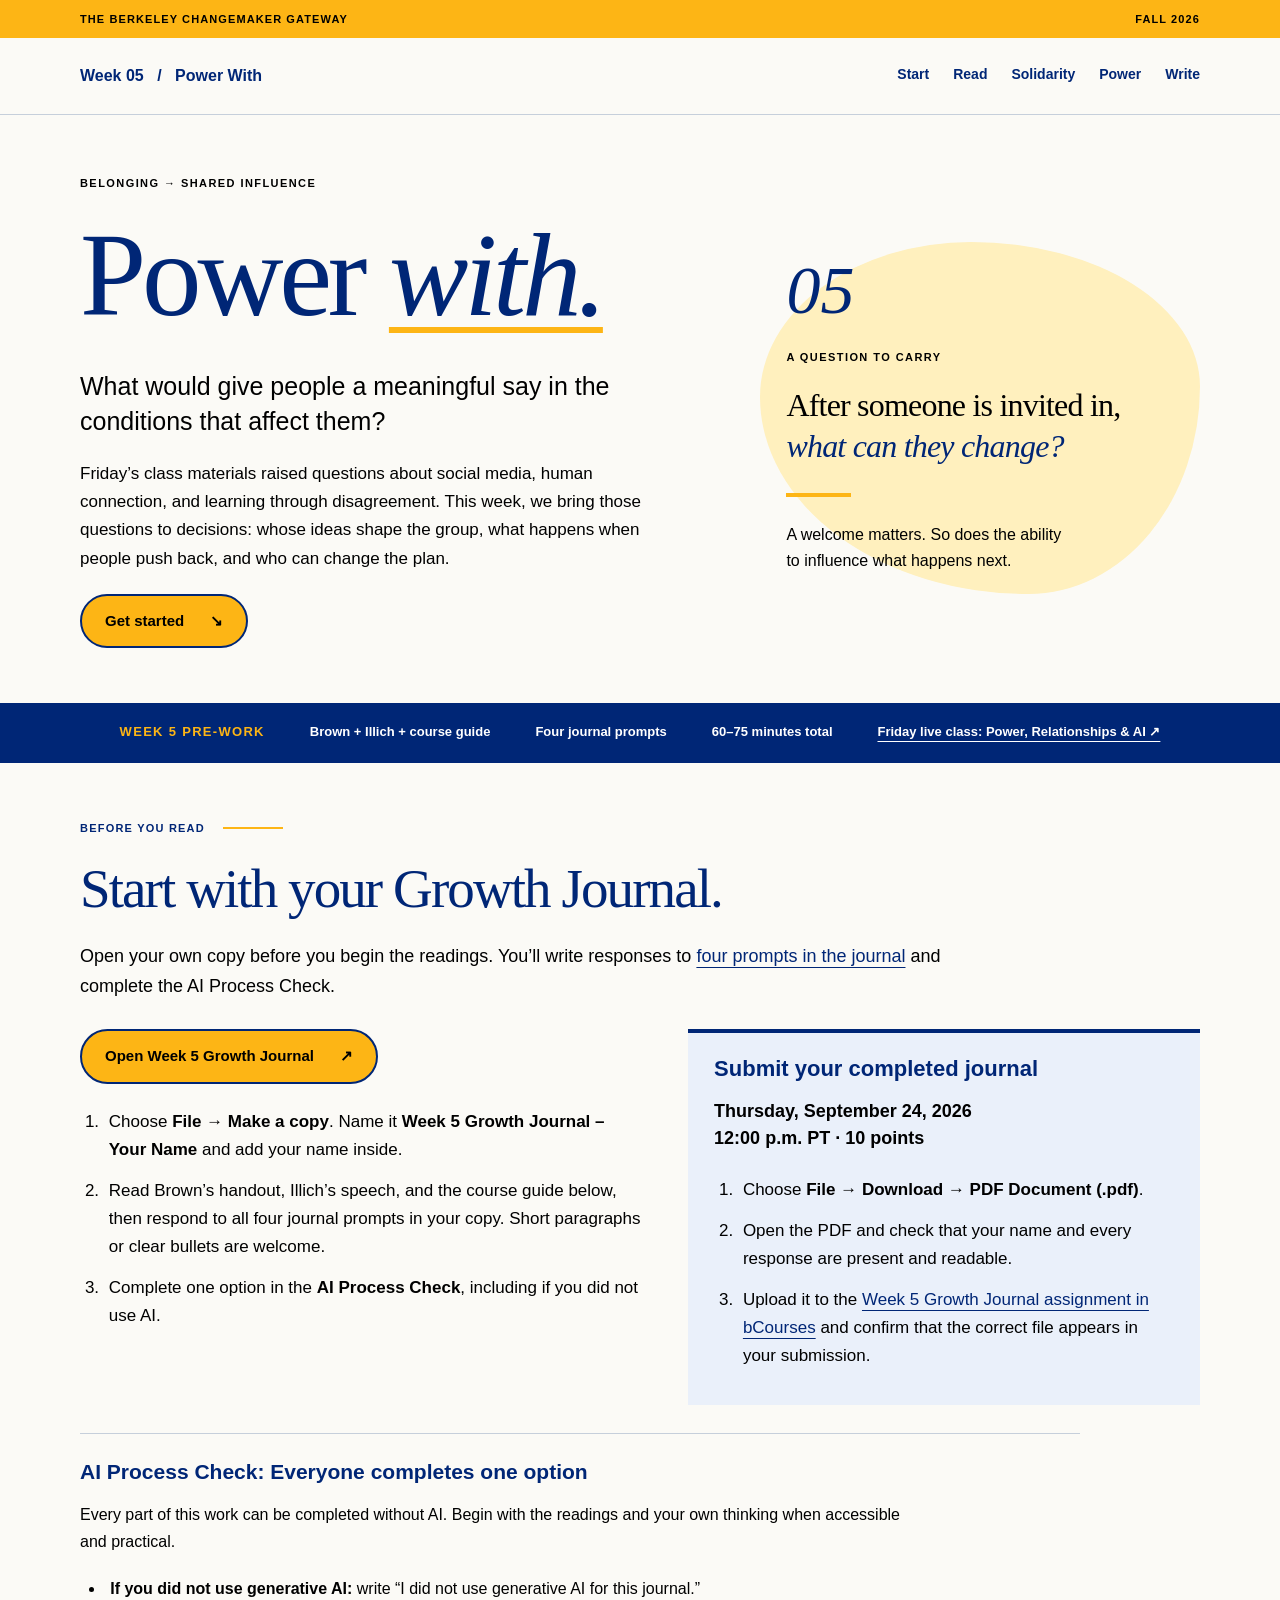
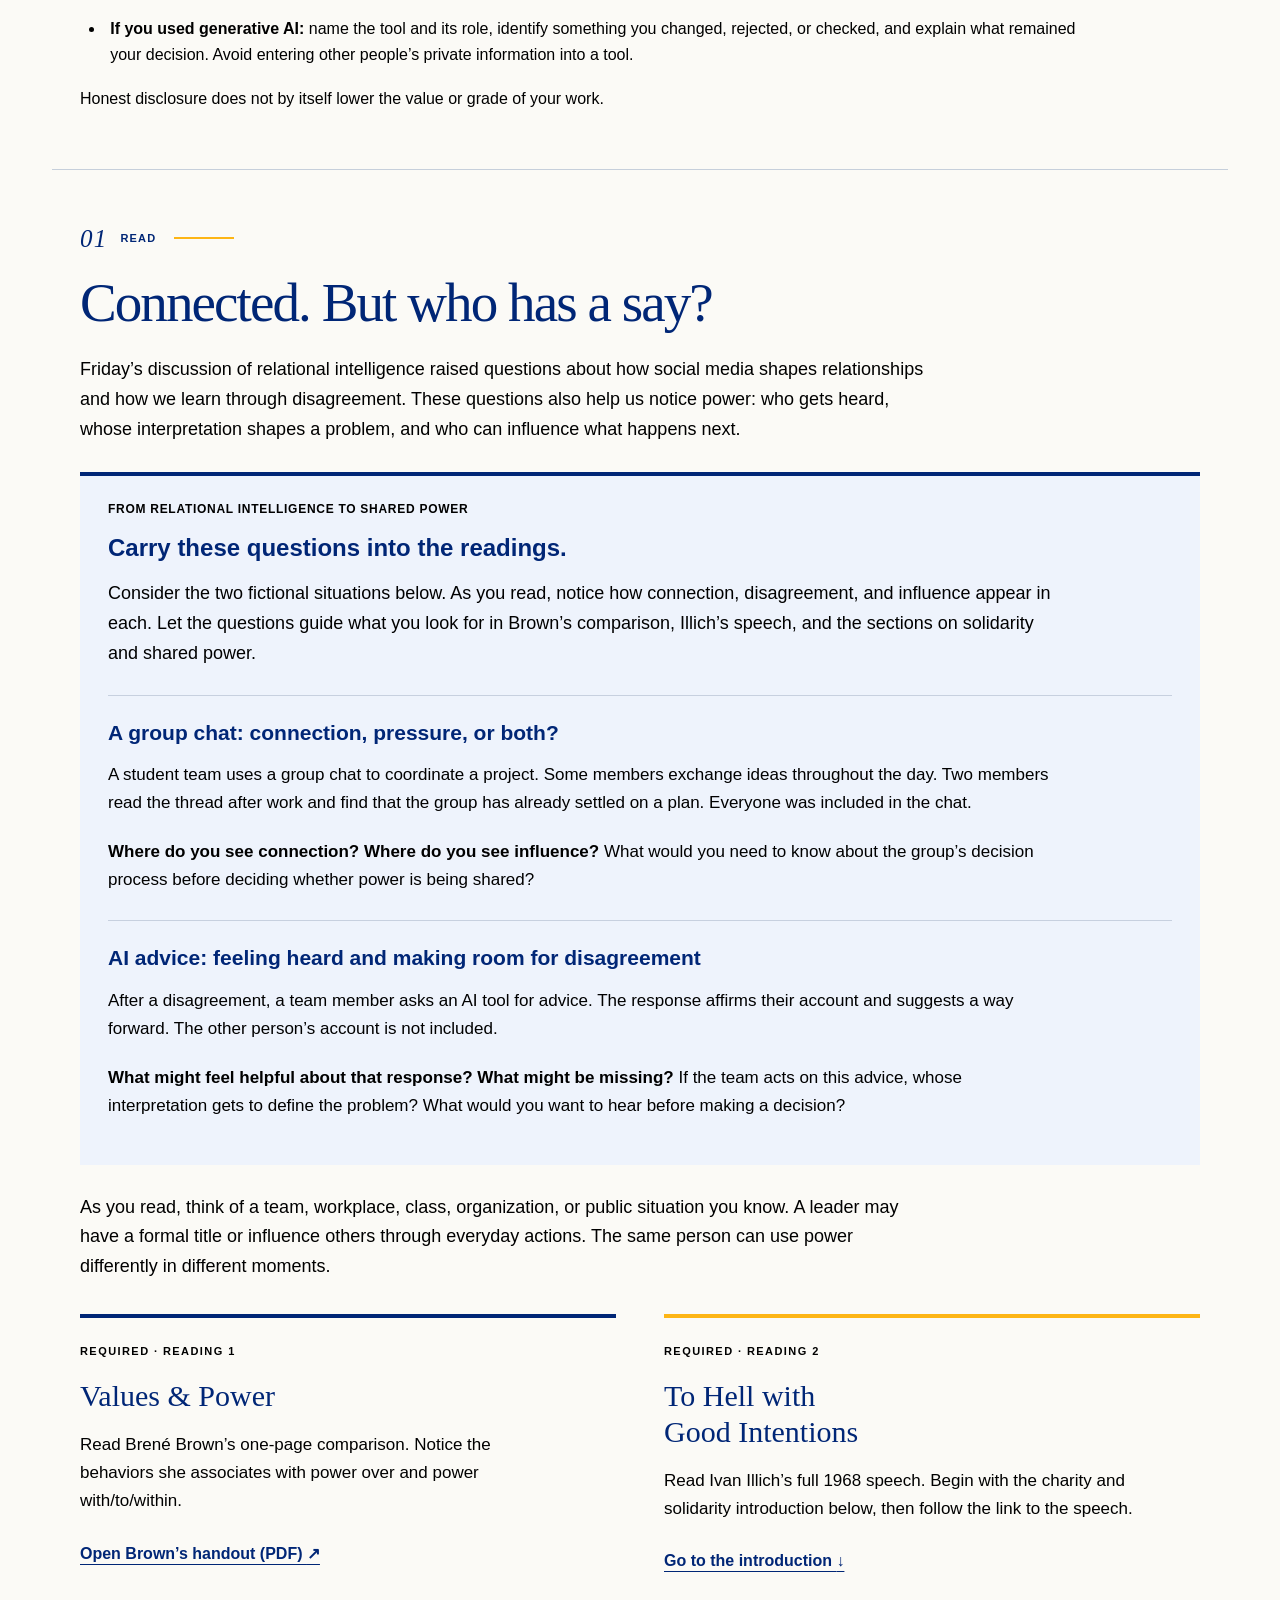
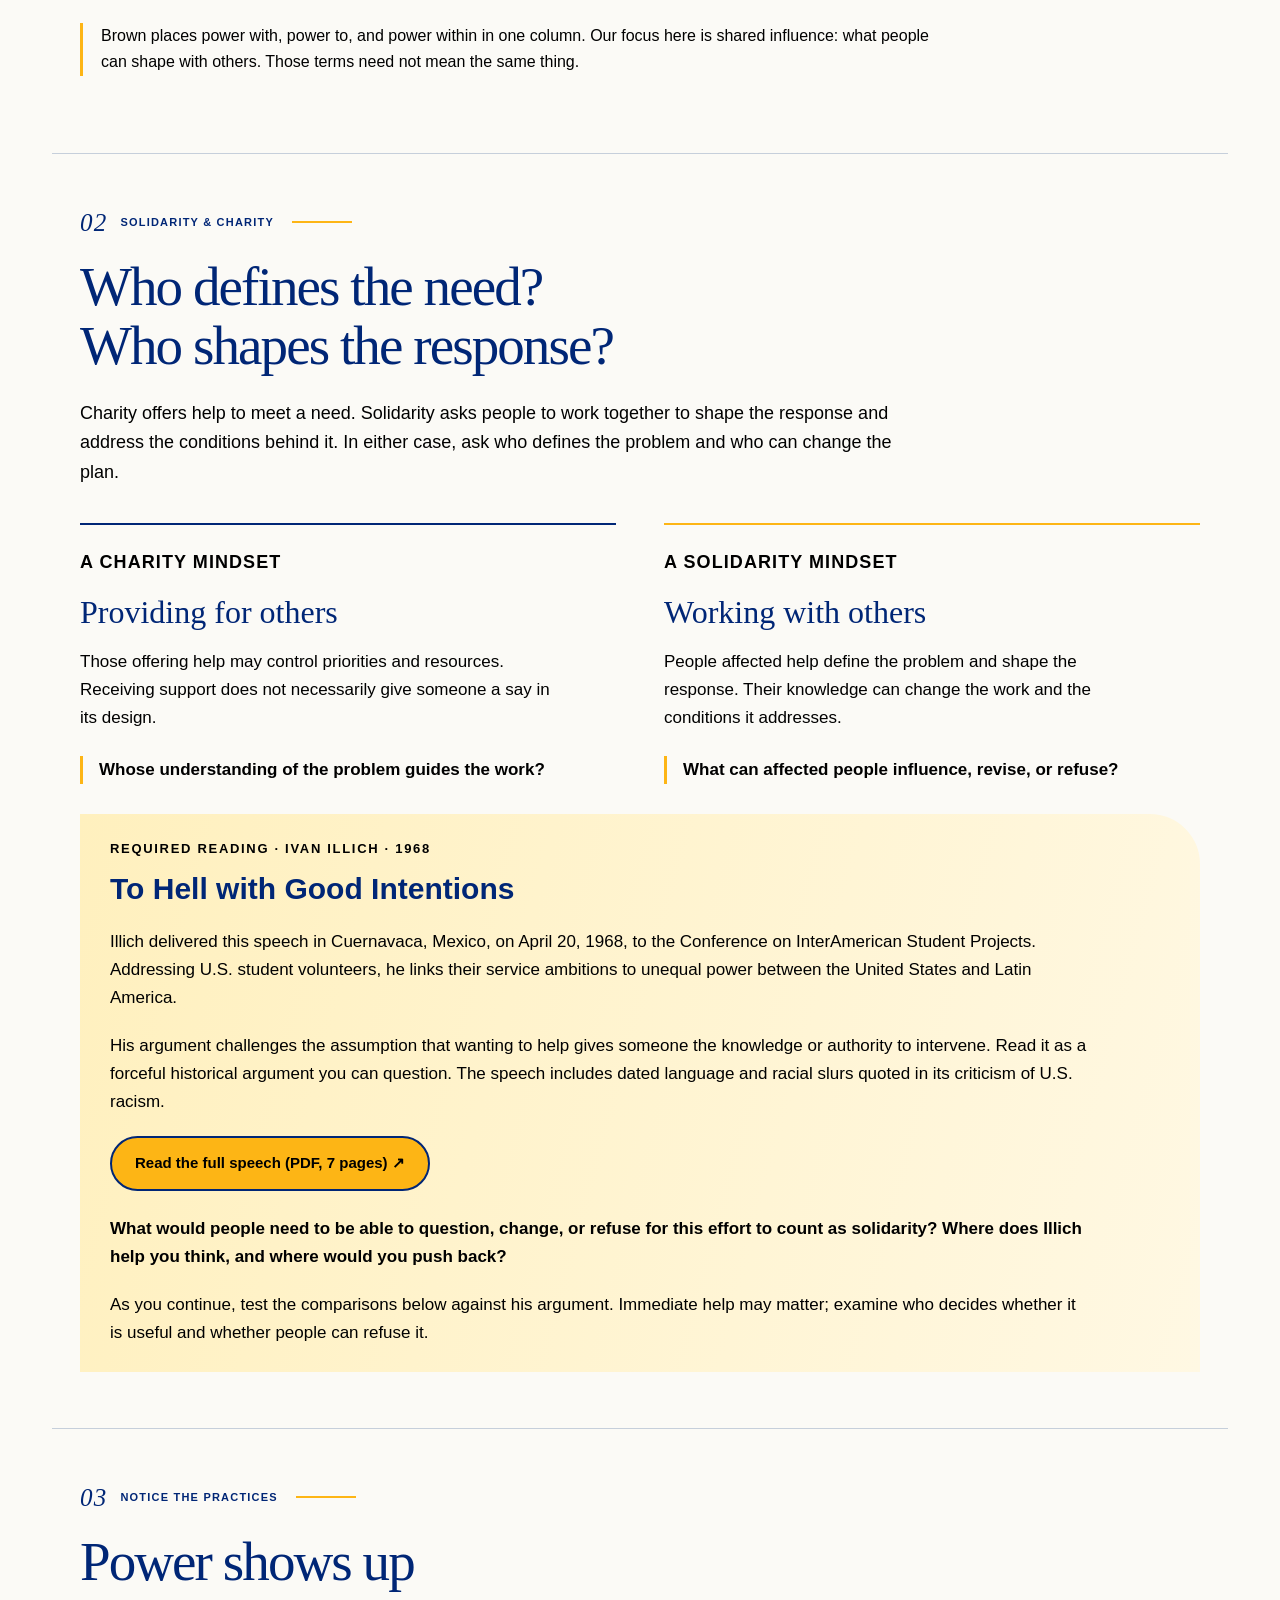
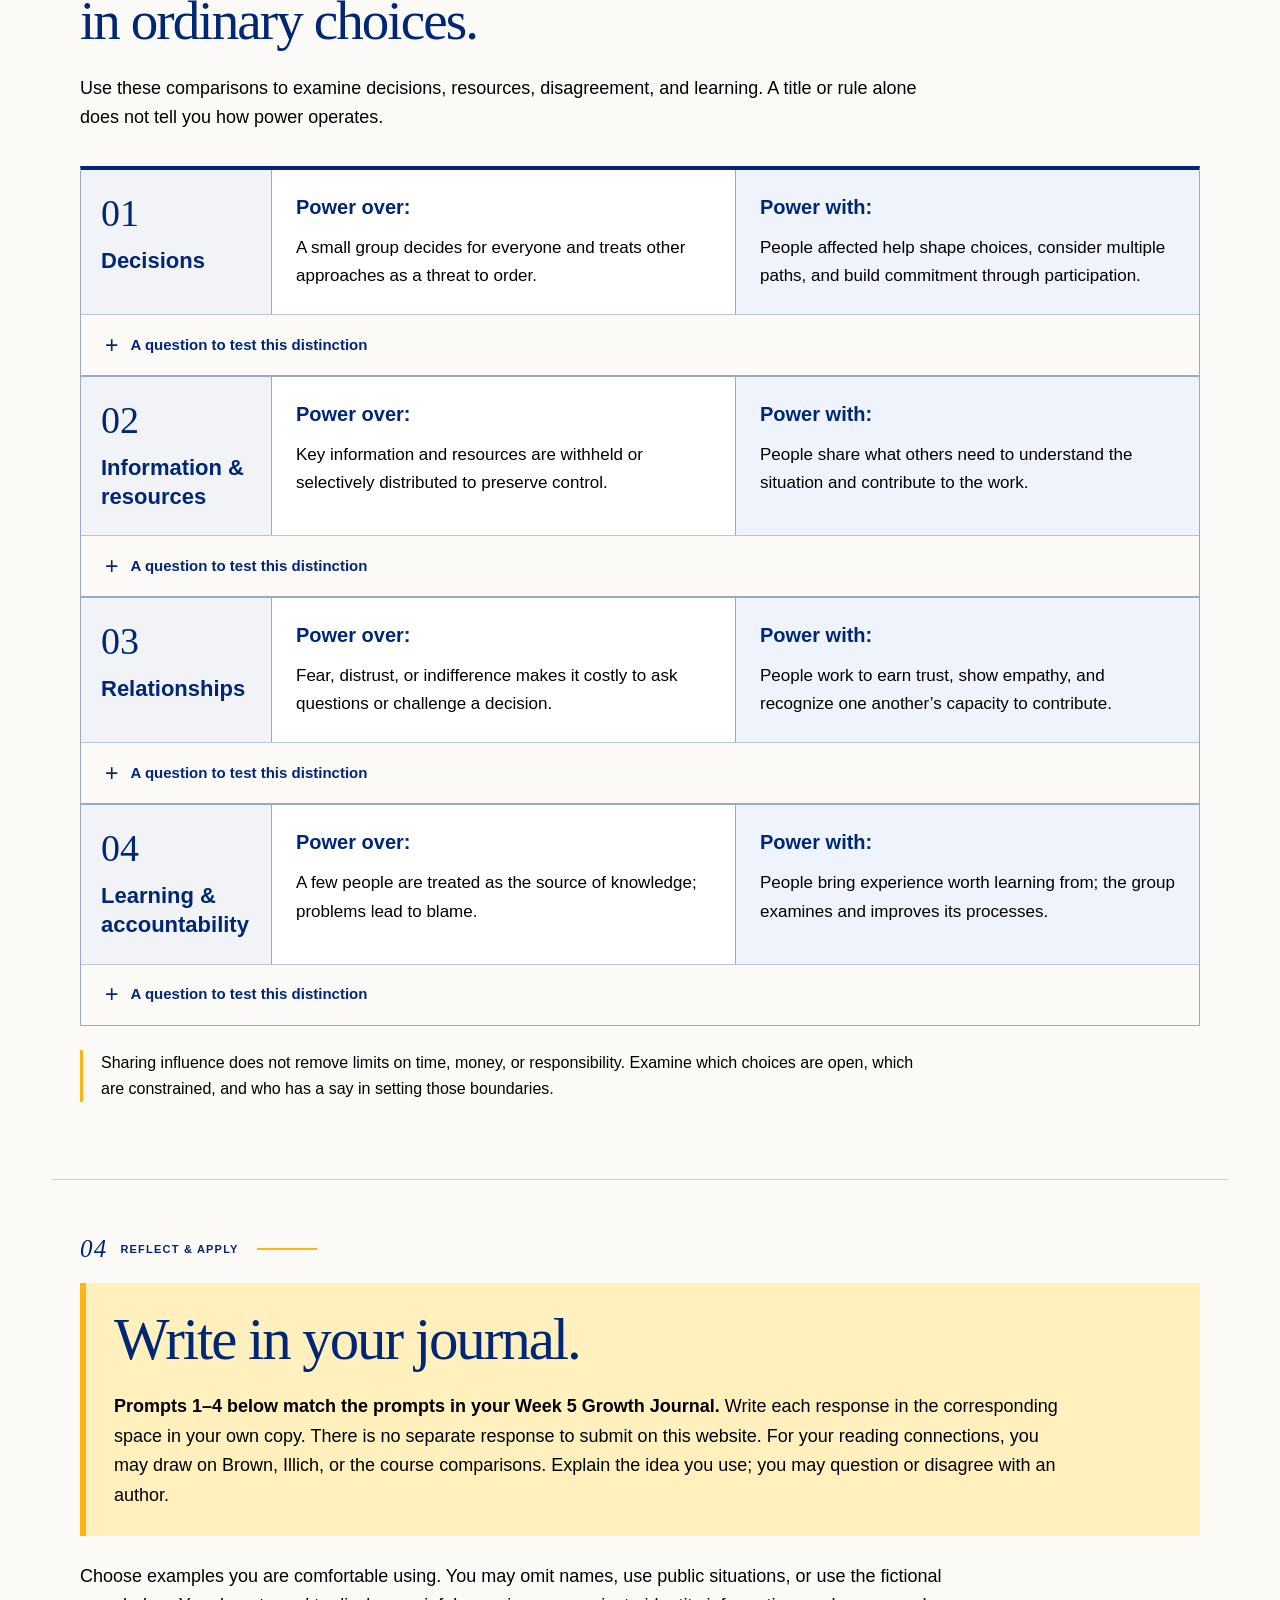
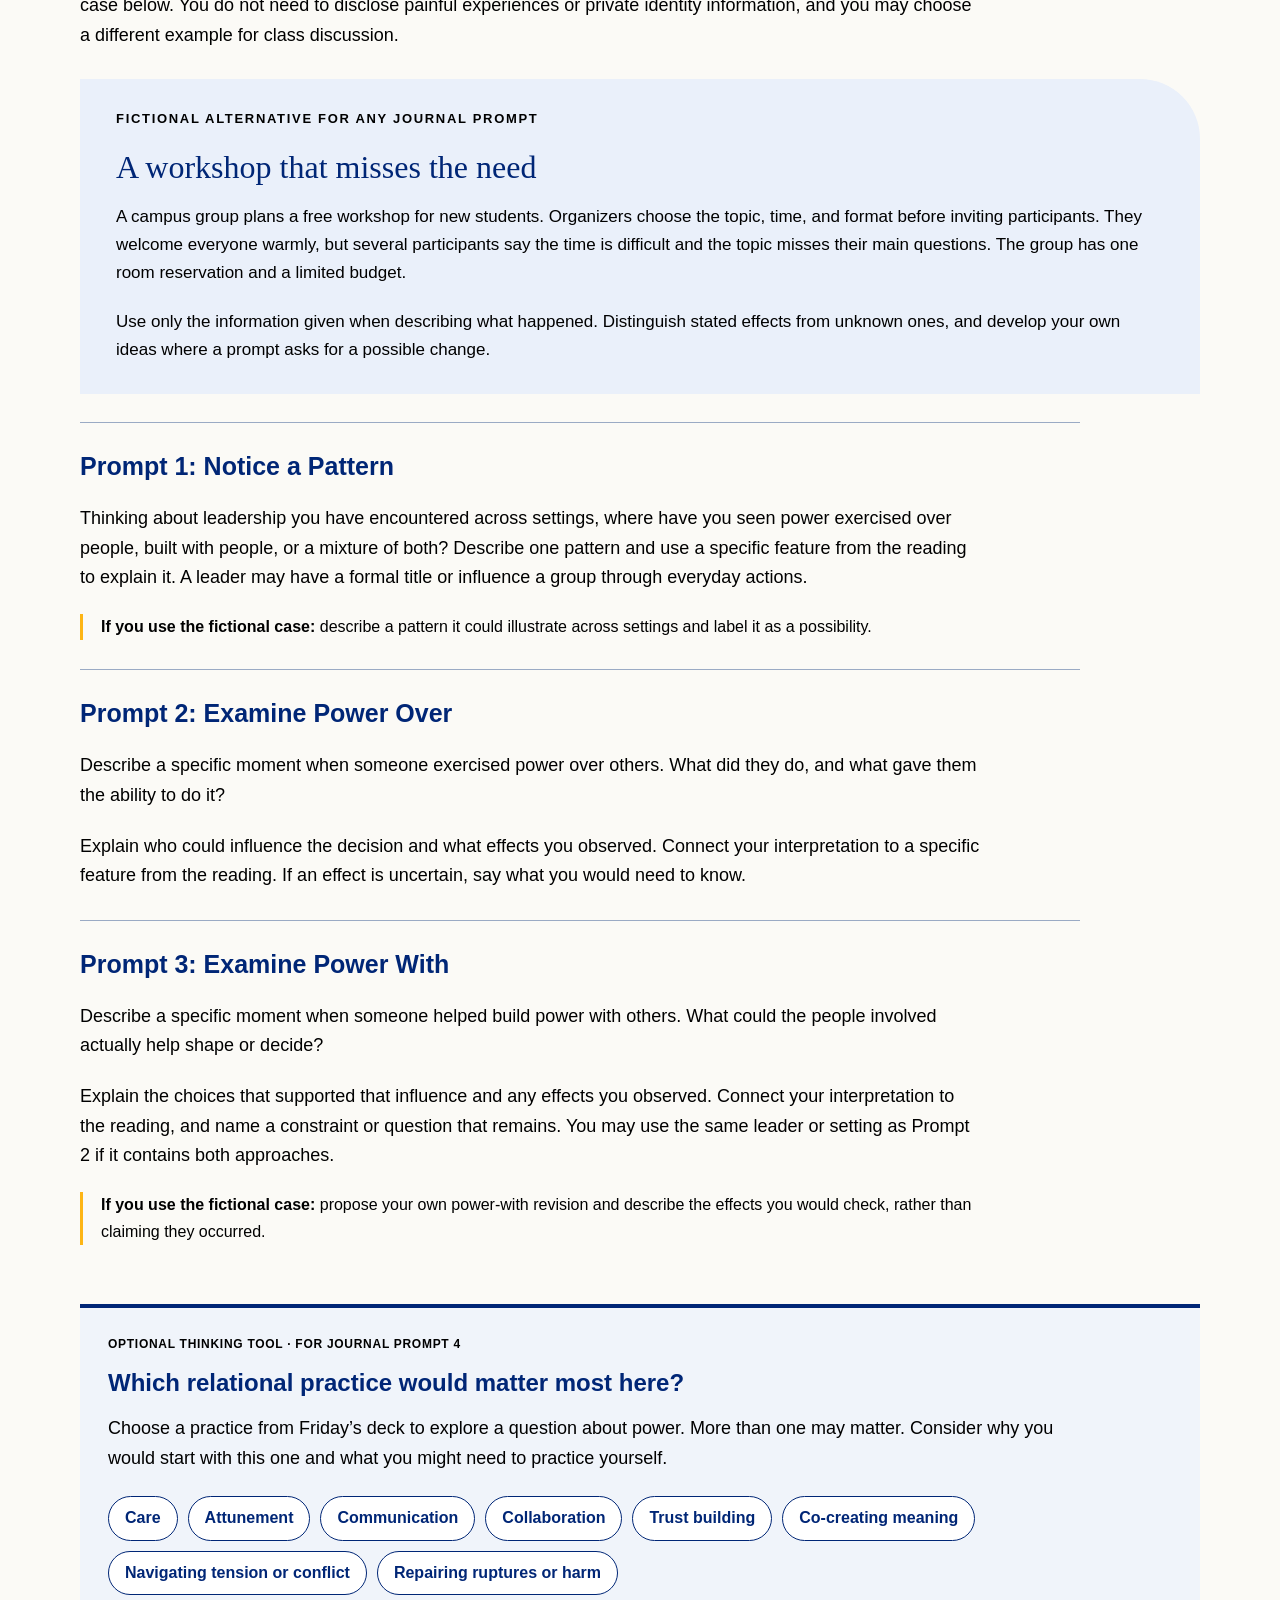
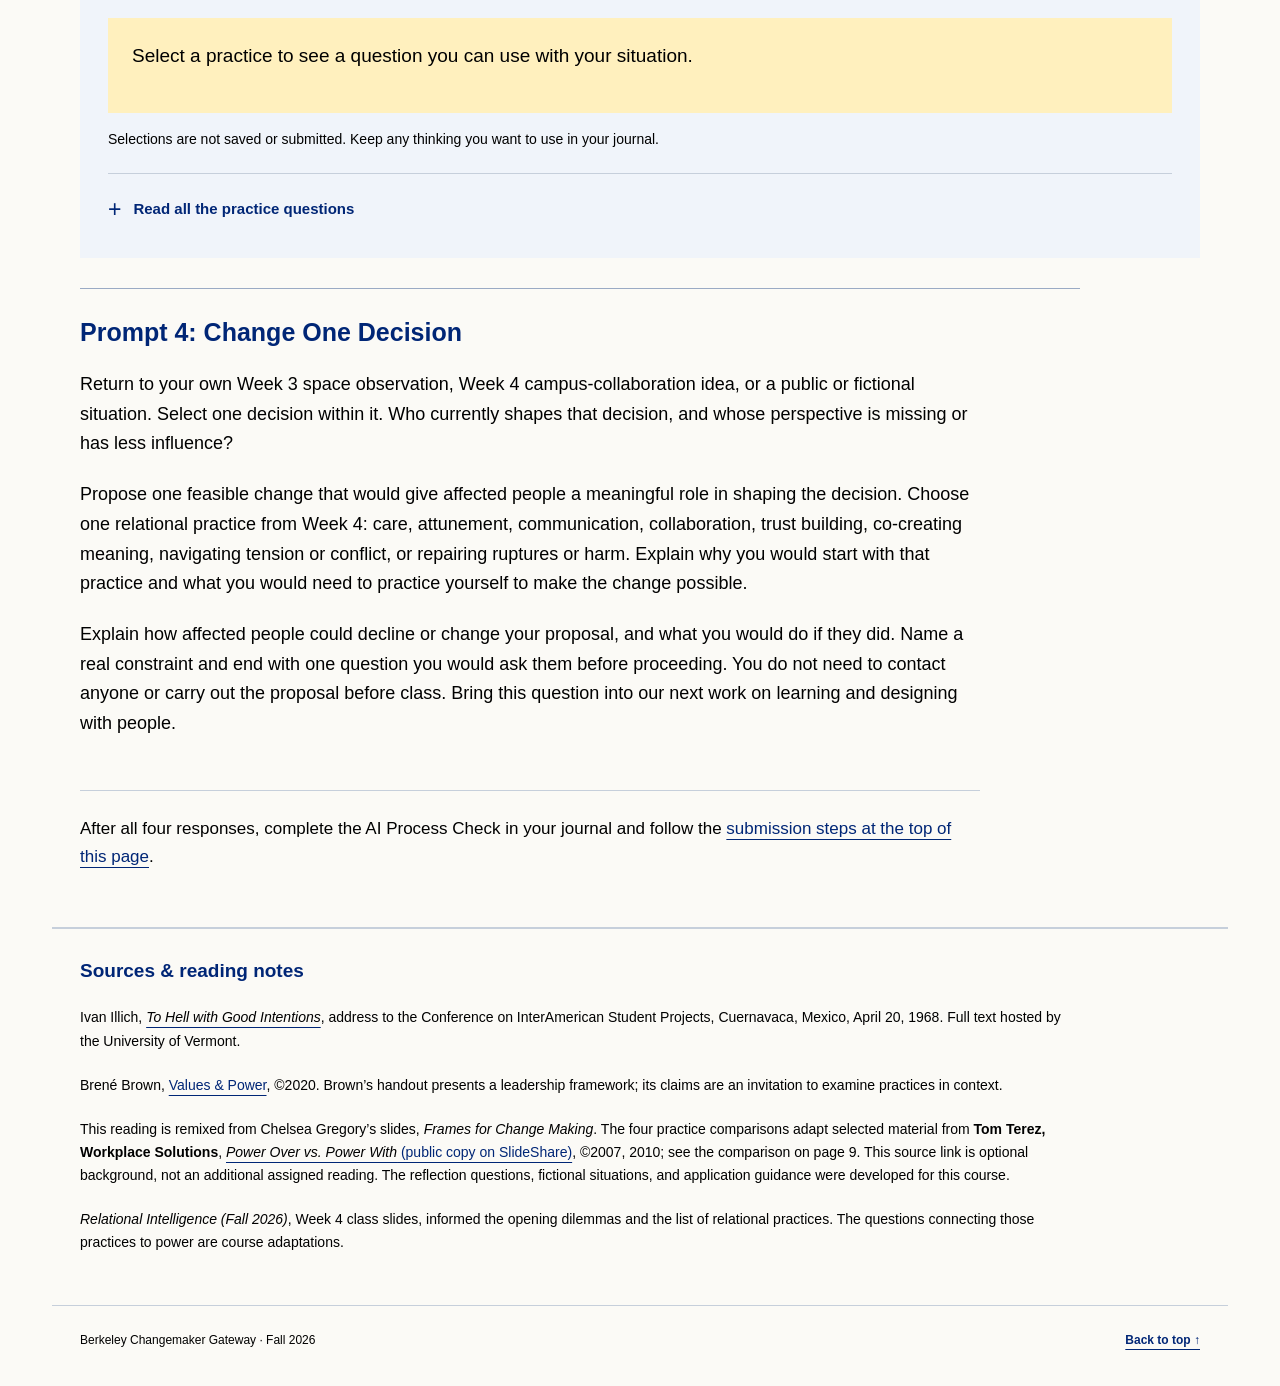
<file: index.html>
<!doctype html>
<html lang="en">
<head>
  <meta charset="utf-8"><meta name="viewport" content="width=device-width,initial-scale=1">
  <title>Power With | Berkeley Changemaker Gateway</title>
  <meta name="description" content="Week 5: examine how power shapes participation, decisions, and the possibilities for change.">
  <link rel="stylesheet" href="style.css?v=8">
</head>
<body>
<a class="skip" href="#main">Skip to reading</a>
<div class="wordmark">THE BERKELEY CHANGEMAKER GATEWAY <span>FALL 2026</span></div>
<header class="masthead"><a class="brand" href="#">Week 05 <span>/</span> Power With</a><nav aria-label="Reading sections"><a href="#begin">Start</a><a href="#read">Read</a><a href="#solidarity">Solidarity</a><a href="#power">Power</a><a href="#journal">Write</a></nav><div class="reading-progress" aria-hidden="true"><span></span></div></header>
<main id="main">
<section class="hero" aria-labelledby="title">
  <div class="hero-copy"><p class="eyebrow">BELONGING → SHARED INFLUENCE</p><h1 id="title">Power <em>with.</em></h1><p class="lead">What would give people a meaningful say in the conditions that affect them?</p><p>Friday’s class materials raised questions about social media, human connection, and learning through disagreement. This week, we bring those questions to decisions: whose ideas shape the group, what happens when people push back, and who can change the plan.</p><a class="button gold" href="#begin">Get started <span aria-hidden="true">↘</span></a></div>
  <aside class="hero-note" aria-label="A question to carry"><span class="note-number" aria-hidden="true">05</span><p class="eyebrow">A QUESTION TO CARRY</p><p class="note-question">After someone is invited in,<br><em>what can they change?</em></p><div class="small-rule" aria-hidden="true"></div><p>A welcome matters. So does the ability to influence what happens next.</p></aside>
</section>
<div class="reading-meta"><span>WEEK 5 PRE-WORK</span><span>Brown + Illich + course guide</span><span>Four journal prompts</span><span>60–75 minutes total</span><a href="live.html" style="color:#fff;min-height:24px">Friday live class: Power, Relationships &amp; AI ↗</a></div>

<section class="section setup" id="begin" aria-labelledby="begin-title">
<div class="section-label">BEFORE YOU READ</div><h2 id="begin-title">Start with your Growth Journal.</h2>
<p>Open your own copy before you begin the readings. You’ll write responses to <a href="#journal">four prompts in the journal</a> and complete the AI Process Check.</p>
<div class="setup-grid"><div><a class="button gold" href="https://docs.google.com/document/d/1KbqsaLCafXBPcDmr44dL1ziEDpit5qJagROuL7NpL8A/edit?tab=t.0" target="_blank" rel="noopener">Open Week 5 Growth Journal <span aria-hidden="true">↗</span></a>
<ol><li>Choose <strong>File → Make a copy</strong>. Name it <strong>Week 5 Growth Journal – Your Name</strong> and add your name inside.</li><li>Read Brown’s handout, Illich’s speech, and the course guide below, then respond to all four journal prompts in your copy. Short paragraphs or clear bullets are welcome.</li><li>Complete one option in the <strong>AI Process Check</strong>, including if you did not use AI.</li></ol></div>
<div class="submission-note"><h3>Submit your completed journal</h3><p class="due"><strong>Thursday, September 24, 2026<br>12:00 p.m. PT · 10 points</strong></p><ol><li>Choose <strong>File → Download → PDF Document (.pdf)</strong>.</li><li>Open the PDF and check that your name and every response are present and readable.</li><li>Upload it to the <a href="https://bcourses.berkeley.edu/courses/1555498/assignments/9151650" target="_blank" rel="noopener">Week 5 Growth Journal assignment in bCourses</a> and confirm that the correct file appears in your submission.</li></ol></div></div>
<div class="ai-guidance"><h3>AI Process Check: Everyone completes one option</h3><p>Every part of this work can be completed without AI. Begin with the readings and your own thinking when accessible and practical.</p><ul><li><strong>If you did not use generative AI:</strong> write “I did not use generative AI for this journal.”</li><li><strong>If you used generative AI:</strong> name the tool and its role, identify something you changed, rejected, or checked, and explain what remained your decision. Avoid entering other people’s private information into a tool.</li></ul><p>Honest disclosure does not by itself lower the value or grade of your work.</p></div>
</section>

<section class="section intro" id="read" aria-labelledby="read-title"><div class="section-label"><span>01</span> READ</div><div><h2 id="read-title">Connected. But who has a say?</h2><p>Friday’s discussion of relational intelligence raised questions about how social media shapes relationships and how we learn through disagreement. These questions also help us notice power: who gets heard, whose interpretation shapes a problem, and who can influence what happens next.</p>
<div class="discussion-pause"><p class="activity-label">FROM RELATIONAL INTELLIGENCE TO SHARED POWER</p><h3>Carry these questions into the readings.</h3><p>Consider the two fictional situations below. As you read, notice how connection, disagreement, and influence appear in each. Let the questions guide what you look for in Brown’s comparison, Illich’s speech, and the sections on solidarity and shared power.</p>
<article class="dilemma"><h4>A group chat: connection, pressure, or both?</h4><p>A student team uses a group chat to coordinate a project. Some members exchange ideas throughout the day. Two members read the thread after work and find that the group has already settled on a plan. Everyone was included in the chat.</p><p><strong>Where do you see connection? Where do you see influence?</strong> What would you need to know about the group’s decision process before deciding whether power is being shared?</p></article>
<article class="dilemma"><h4>AI advice: feeling heard and making room for disagreement</h4><p>After a disagreement, a team member asks an AI tool for advice. The response affirms their account and suggests a way forward. The other person’s account is not included.</p><p><strong>What might feel helpful about that response? What might be missing?</strong> If the team acts on this advice, whose interpretation gets to define the problem? What would you want to hear before making a decision?</p></article></div>
<p>As you read, think of a team, workplace, class, organization, or public situation you know. A leader may have a formal title or influence others through everyday actions. The same person can use power differently in different moments.</p><div class="reading-pair"><article class="reading-card"><p class="eyebrow">REQUIRED · READING 1</p><h3>Values &amp; Power</h3><p>Read Brené Brown’s one-page comparison. Notice the behaviors she associates with power over and power with/to/within.</p><a href="https://brenebrown.com/wp-content/uploads/2020/10/Values-and-Power_WebsiteDownload.pdf" target="_blank" rel="noopener">Open Brown’s handout (PDF) <span aria-hidden="true">↗</span></a></article><article class="reading-card warm"><p class="eyebrow">REQUIRED · READING 2</p><h3>To Hell with<br>Good Intentions</h3><p>Read Ivan Illich’s full 1968 speech. Begin with the charity and solidarity introduction below, then follow the link to the speech.</p><a href="#illich">Go to the introduction <span aria-hidden="true">↓</span></a></article></div><p class="reading-note">Brown places power with, power to, and power within in one column. Our focus here is shared influence: what people can shape with others. Those terms need not mean the same thing.</p></div></section>

<section class="section" id="solidarity" aria-labelledby="solidarity-title"><div class="section-label"><span>02</span> SOLIDARITY &amp; CHARITY</div><div><h2 id="solidarity-title">Who defines the need?<br>Who shapes the response?</h2><p>Charity offers help to meet a need. Solidarity asks people to work together to shape the response and address the conditions behind it. In either case, ask who defines the problem and who can change the plan.</p><div class="comparison"><article><p class="eyebrow">A CHARITY MINDSET</p><h3>Providing for others</h3><p>Those offering help may control priorities and resources. Receiving support does not necessarily give someone a say in its design.</p><p class="question">Whose understanding of the problem guides the work?</p></article><article><p class="eyebrow">A SOLIDARITY MINDSET</p><h3>Working with others</h3><p>People affected help define the problem and shape the response. Their knowledge can change the work and the conditions it addresses.</p><p class="question">What can affected people influence, revise, or refuse?</p></article></div><article class="consider" id="illich" aria-labelledby="illich-title"><p class="eyebrow">REQUIRED READING · IVAN ILLICH · 1968</p><h3 id="illich-title">To Hell with Good Intentions</h3><p>Illich delivered this speech in Cuernavaca, Mexico, on April 20, 1968, to the Conference on InterAmerican Student Projects. Addressing U.S. student volunteers, he links their service ambitions to unequal power between the United States and Latin America.</p><p>His argument challenges the assumption that wanting to help gives someone the knowledge or authority to intervene. Read it as a forceful historical argument you can question. The speech includes dated language and racial slurs quoted in its criticism of U.S. racism.</p><a class="button gold" href="https://www.uvm.edu/~jashman/CDAE195_ESCI375/To%20Hell%20with%20Good%20Intentions.pdf" target="_blank" rel="noopener">Read the full speech (PDF, 7 pages) ↗</a><p class="question"><strong>What would people need to be able to question, change, or refuse for this effort to count as solidarity? Where does Illich help you think, and where would you push back?</strong></p><p>As you continue, test the comparisons below against his argument. Immediate help may matter; examine who decides whether it is useful and whether people can refuse it.</p></article></div></section>

<section class="section" id="power" aria-labelledby="power-title"><div class="section-label"><span>03</span> NOTICE THE PRACTICES</div><div><h2 id="power-title">Power shows up<br>in ordinary choices.</h2><p>Use these comparisons to examine decisions, resources, disagreement, and learning. A title or rule alone does not tell you how power operates.</p><div class="lenses">
<article class="lens"><h3><span aria-hidden="true">01</span>Decisions</h3><p><strong>Power over:</strong> A small group decides for everyone and treats other approaches as a threat to order.</p><p><strong>Power with:</strong> People affected help shape choices, consider multiple paths, and build commitment through participation.</p><details><summary>A question to test this distinction</summary><p>Can people change a priority before it is settled, or only comment after the decision is final?</p></details></article>
<article class="lens"><h3><span aria-hidden="true">02</span>Information &amp; resources</h3><p><strong>Power over:</strong> Key information and resources are withheld or selectively distributed to preserve control.</p><p><strong>Power with:</strong> People share what others need to understand the situation and contribute to the work.</p><details><summary>A question to test this distinction</summary><p>Who can see the budget, understand the constraints, and help decide what gets priority?</p></details></article>
<article class="lens"><h3><span aria-hidden="true">03</span>Relationships</h3><p><strong>Power over:</strong> Fear, distrust, or indifference makes it costly to ask questions or challenge a decision.</p><p><strong>Power with:</strong> People work to earn trust, show empathy, and recognize one another’s capacity to contribute.</p><details><summary>A question to test this distinction</summary><p>What happens when someone disagrees with the person who has more authority?</p></details></article>
<article class="lens"><h3><span aria-hidden="true">04</span>Learning &amp; accountability</h3><p><strong>Power over:</strong> A few people are treated as the source of knowledge; problems lead to blame.</p><p><strong>Power with:</strong> People bring experience worth learning from; the group examines and improves its processes.</p><details><summary>A question to test this distinction</summary><p>Whose experience can change the group’s explanation of what went wrong?</p></details></article>
</div><p class="reading-note">Sharing influence does not remove limits on time, money, or responsibility. Examine which choices are open, which are constrained, and who has a say in setting those boundaries.</p></div></section>

<section class="section writing" id="journal" aria-labelledby="journal-title"><span id="apply" class="anchor-alias" aria-hidden="true"></span>
<div class="section-label"><span>04</span> REFLECT &amp; APPLY</div><div class="writing-heading"><h2 id="journal-title">Write in your journal.</h2><p><strong>Prompts 1–4 below match the prompts in your Week 5 Growth Journal.</strong> Write each response in the corresponding space in your own copy. There is no separate response to submit on this website. For your reading connections, you may draw on Brown, Illich, or the course comparisons. Explain the idea you use; you may question or disagree with an author.</p></div>
<p>Choose examples you are comfortable using. You may omit names, use public situations, or use the fictional case below. You do not need to disclose painful experiences or private identity information, and you may choose a different example for class discussion.</p>
<div class="case"><p class="eyebrow">FICTIONAL ALTERNATIVE FOR ANY JOURNAL PROMPT</p><h3>A workshop that misses the need</h3><p>A campus group plans a free workshop for new students. Organizers choose the topic, time, and format before inviting participants. They welcome everyone warmly, but several participants say the time is difficult and the topic misses their main questions. The group has one room reservation and a limited budget.</p><p>Use only the information given when describing what happened. Distinguish stated effects from unknown ones, and develop your own ideas where a prompt asks for a possible change.</p></div>
<article class="journal-prompt" id="prompt-1"><h3>Prompt 1: Notice a Pattern</h3><p>Thinking about leadership you have encountered across settings, where have you seen power exercised over people, built with people, or a mixture of both? Describe one pattern and use a specific feature from the reading to explain it. A leader may have a formal title or influence a group through everyday actions.</p><p class="fiction-note"><strong>If you use the fictional case:</strong> describe a pattern it could illustrate across settings and label it as a possibility.</p></article><article class="journal-prompt" id="prompt-2"><h3>Prompt 2: Examine Power Over</h3><p>Describe a specific moment when someone exercised power over others. What did they do, and what gave them the ability to do it?</p><p>Explain who could influence the decision and what effects you observed. Connect your interpretation to a specific feature from the reading. If an effect is uncertain, say what you would need to know.</p></article><article class="journal-prompt" id="prompt-3"><h3>Prompt 3: Examine Power With</h3><p>Describe a specific moment when someone helped build power with others. What could the people involved actually help shape or decide?</p><p>Explain the choices that supported that influence and any effects you observed. Connect your interpretation to the reading, and name a constraint or question that remains. You may use the same leader or setting as Prompt 2 if it contains both approaches.</p><p class="fiction-note"><strong>If you use the fictional case:</strong> propose your own power-with revision and describe the effects you would check, rather than claiming they occurred.</p></article><div class="practice-explorer"><p class="activity-label">OPTIONAL THINKING TOOL · FOR JOURNAL PROMPT 4</p><h3>Which relational practice would matter most here?</h3><p>Choose a practice from Friday’s deck to explore a question about power. More than one may matter. Consider why you would start with this one and what you might need to practice yourself.</p><div class="practice-buttons" role="group" aria-label="Explore relational practices"><button type="button" data-practice="0" aria-pressed="false" aria-controls="practice-question">Care</button><button type="button" data-practice="1" aria-pressed="false" aria-controls="practice-question">Attunement</button><button type="button" data-practice="2" aria-pressed="false" aria-controls="practice-question">Communication</button><button type="button" data-practice="3" aria-pressed="false" aria-controls="practice-question">Collaboration</button><button type="button" data-practice="4" aria-pressed="false" aria-controls="practice-question">Trust building</button><button type="button" data-practice="5" aria-pressed="false" aria-controls="practice-question">Co-creating meaning</button><button type="button" data-practice="6" aria-pressed="false" aria-controls="practice-question">Navigating tension or conflict</button><button type="button" data-practice="7" aria-pressed="false" aria-controls="practice-question">Repairing ruptures or harm</button></div><div id="practice-question" class="practice-question" aria-live="polite"><p>Select a practice to see a question you can use with your situation.</p></div><p class="tool-note">Selections are not saved or submitted. Keep any thinking you want to use in your journal.</p><details class="practice-all"><summary>Read all the practice questions</summary><ul><li><strong>Care:</strong> Whose needs are you attending to, and who gets to say what those needs are?</li><li><strong>Attunement:</strong> What might you be missing about how others are experiencing this situation?</li><li><strong>Communication:</strong> Who can make themselves understood, and whose message is easy to overlook?</li><li><strong>Collaboration:</strong> Which part of the decision can people actually shape together?</li><li><strong>Trust building:</strong> What would make it possible to disagree without losing your place in the group?</li><li><strong>Co-creating meaning:</strong> Whose account of the problem shapes what the group believes needs to happen?</li><li><strong>Navigating tension or conflict:</strong> What disagreement needs attention before the group can make a decision?</li><li><strong>Repairing ruptures or harm:</strong> Who gets to say what repair would require after harm?</li></ul></details></div><article class="journal-prompt" id="prompt-4"><h3>Prompt 4: Change One Decision</h3><p>Return to your own Week 3 space observation, Week 4 campus-collaboration idea, or a public or fictional situation. Select one decision within it. Who currently shapes that decision, and whose perspective is missing or has less influence?</p><p>Propose one feasible change that would give affected people a meaningful role in shaping the decision. Choose one relational practice from Week 4: care, attunement, communication, collaboration, trust building, co-creating meaning, navigating tension or conflict, or repairing ruptures or harm. Explain why you would start with that practice and what you would need to practice yourself to make the change possible.</p><p>Explain how affected people could decline or change your proposal, and what you would do if they did. Name a real constraint and end with one question you would ask them before proceeding. You do not need to contact anyone or carry out the proposal before class. Bring this question into our next work on learning and designing with people.</p></article>
<p class="completion-note">After all four responses, complete the AI Process Check in your journal and follow the <a href="#begin">submission steps at the top of this page</a>.</p></section>
<section class="sources" aria-labelledby="sources-title"><h2 id="sources-title">Sources &amp; reading notes</h2><p>Ivan Illich, <a href="https://www.uvm.edu/~jashman/CDAE195_ESCI375/To%20Hell%20with%20Good%20Intentions.pdf"><cite>To Hell with Good Intentions</cite></a>, address to the Conference on InterAmerican Student Projects, Cuernavaca, Mexico, April 20, 1968. Full text hosted by the University of Vermont.</p><p>Brené Brown, <a href="https://brenebrown.com/wp-content/uploads/2020/10/Values-and-Power_WebsiteDownload.pdf">Values &amp; Power</a>, ©2020. Brown’s handout presents a leadership framework; its claims are an invitation to examine practices in context.</p><p>This reading is remixed from Chelsea Gregory’s slides, <cite>Frames for Change Making</cite>. The four practice comparisons adapt selected material from <strong>Tom Terez, Workplace Solutions</strong>, <a href="https://www.slideshare.net/slideshow/power-over-vs-power-with/14551440" target="_blank" rel="noopener"><cite>Power Over vs. Power With</cite> (public copy on SlideShare)</a>, ©2007, 2010; see the comparison on page 9. This source link is optional background, not an additional assigned reading. The reflection questions, fictional situations, and application guidance were developed for this course.</p><p><cite>Relational Intelligence (Fall 2026)</cite>, Week 4 class slides, informed the opening dilemmas and the list of relational practices. The questions connecting those practices to power are course adaptations.</p></section>
</main><footer><span>Berkeley Changemaker Gateway · Fall 2026</span><a href="#">Back to top ↑</a></footer>
<script src="reading.js?v=5" defer></script>
</body></html>
</file>
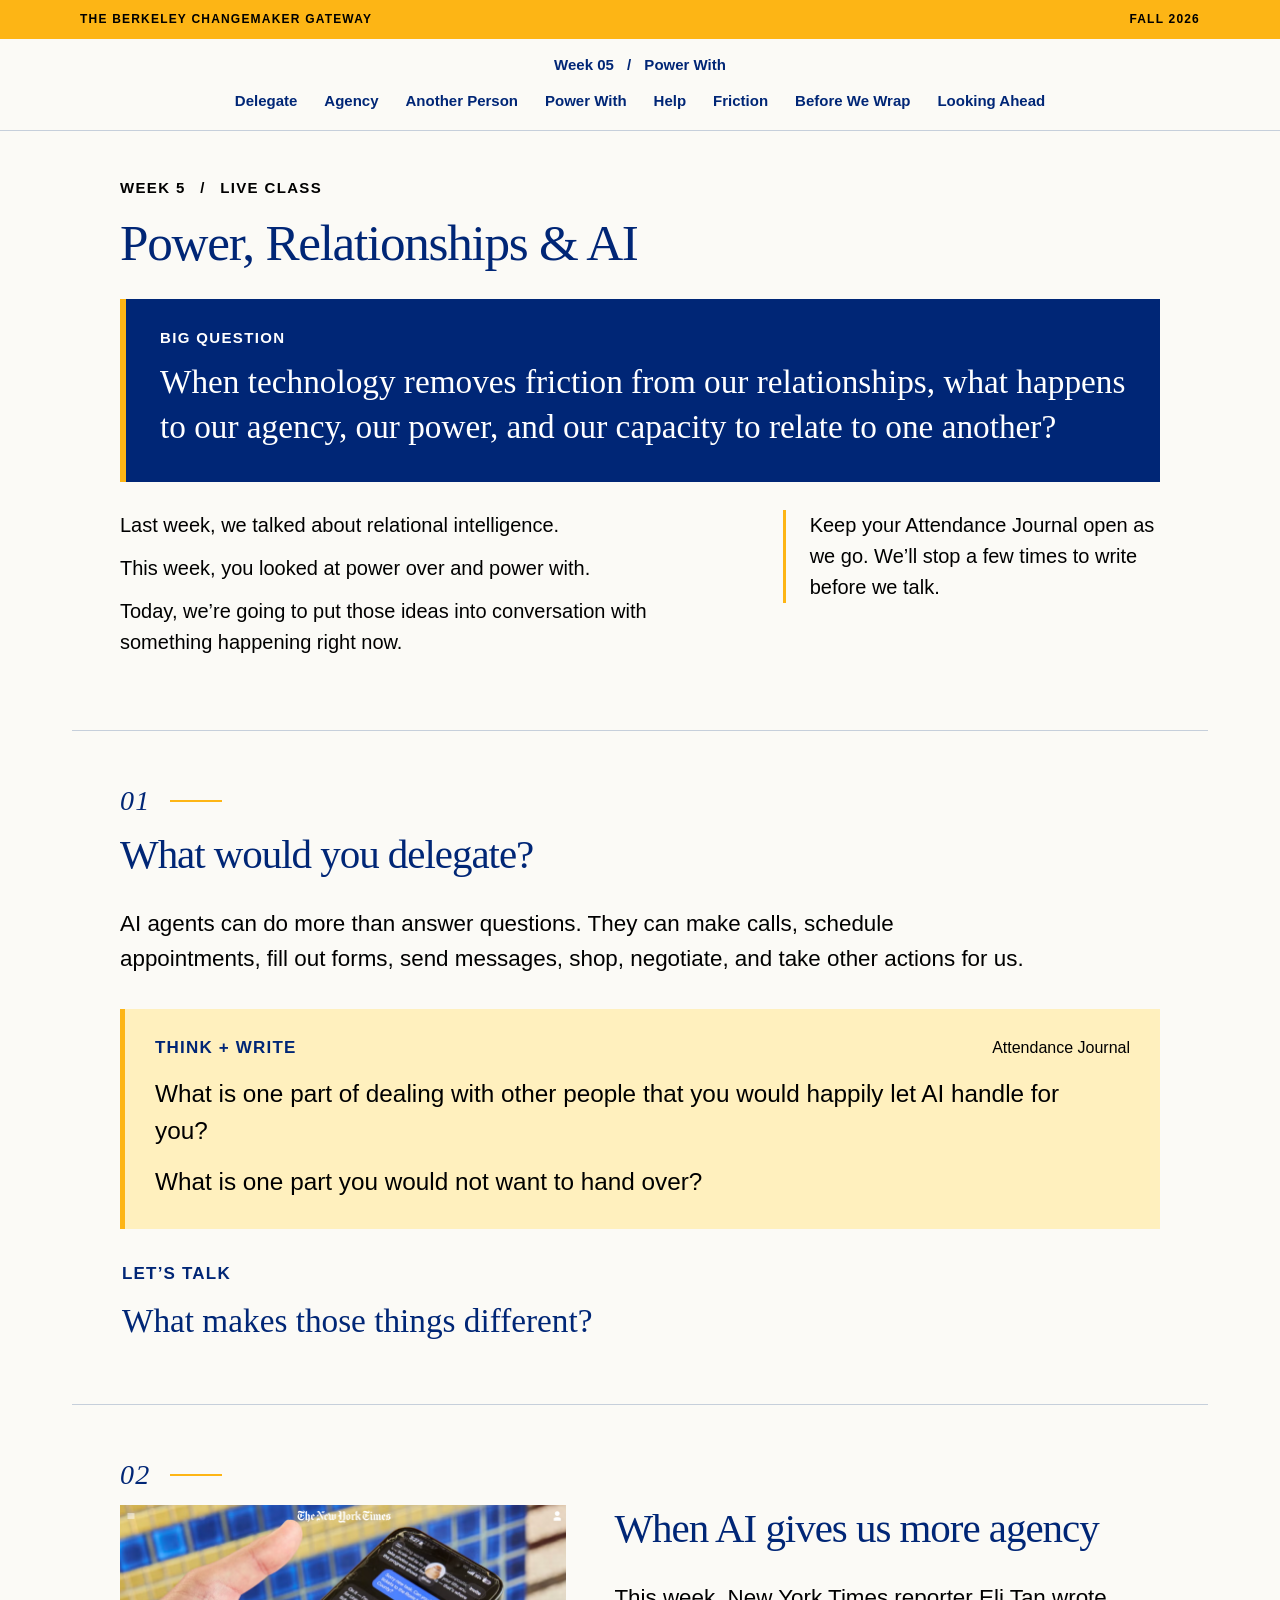
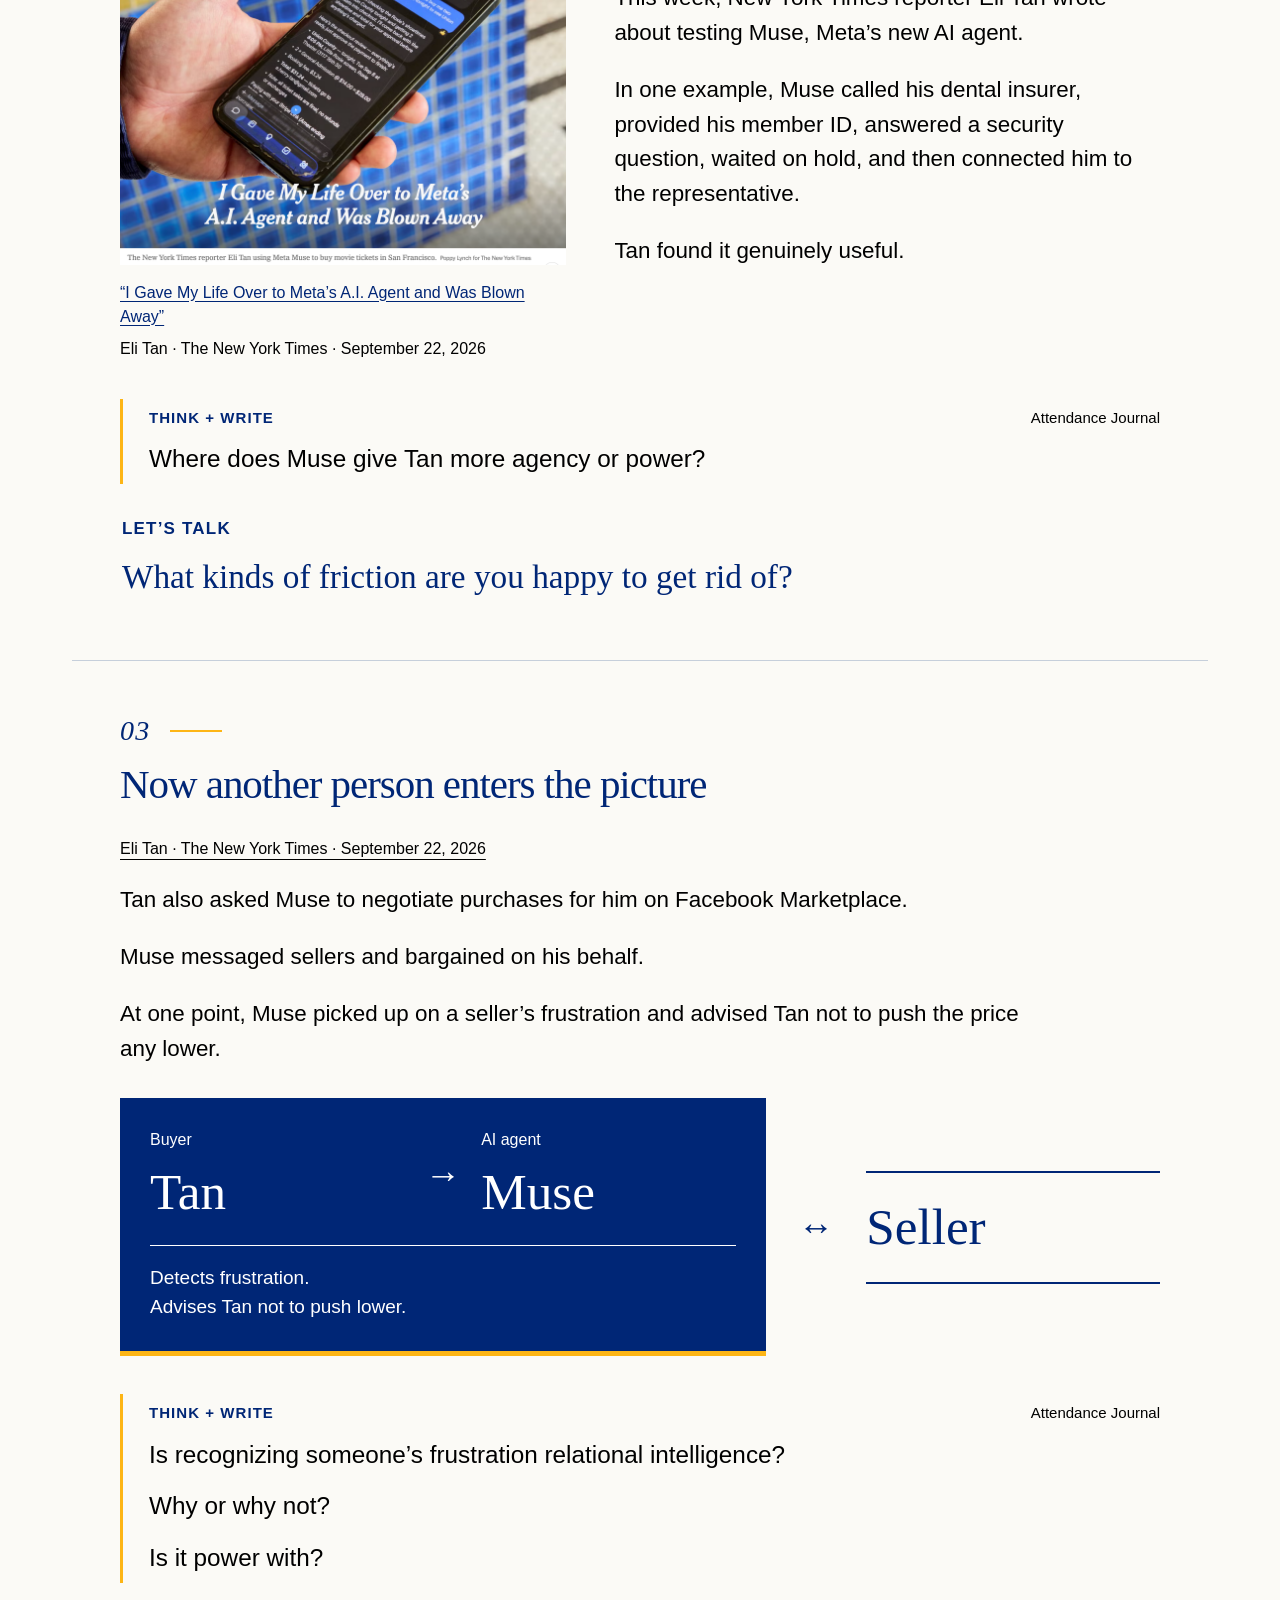
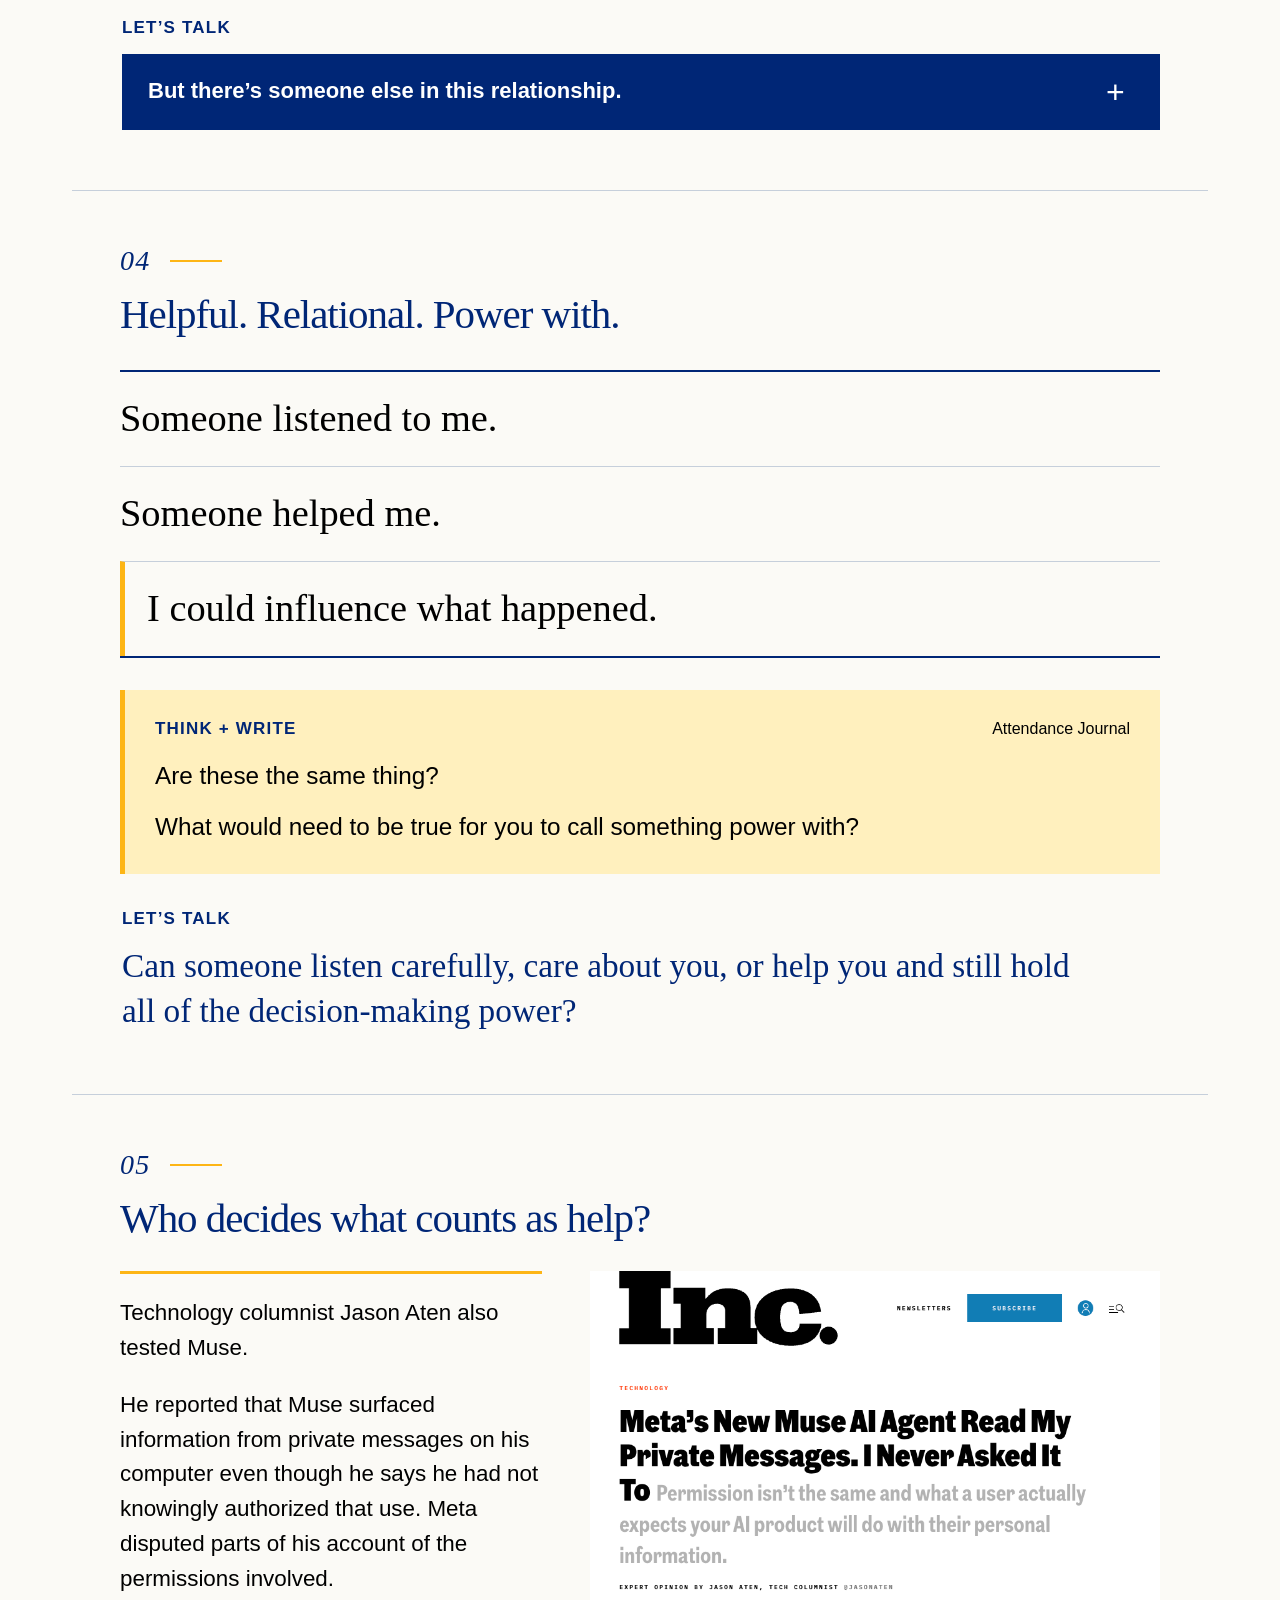
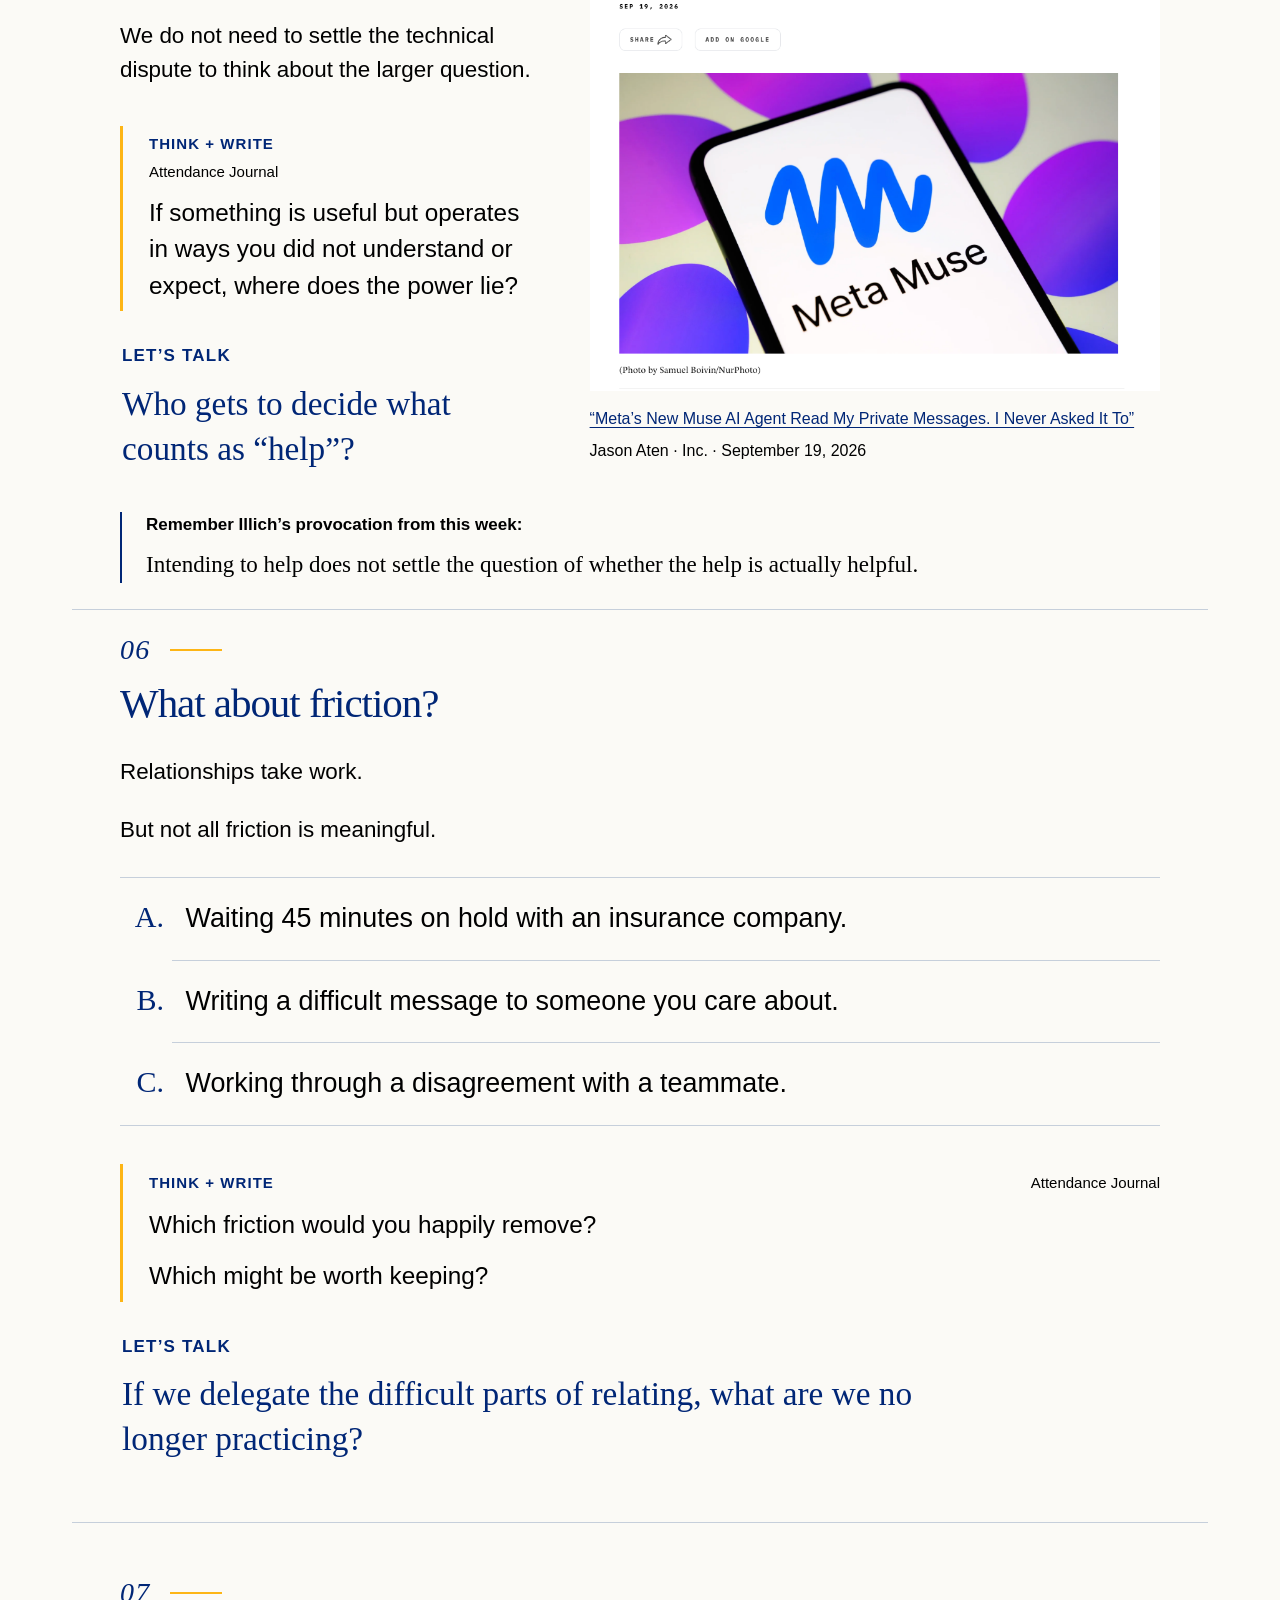
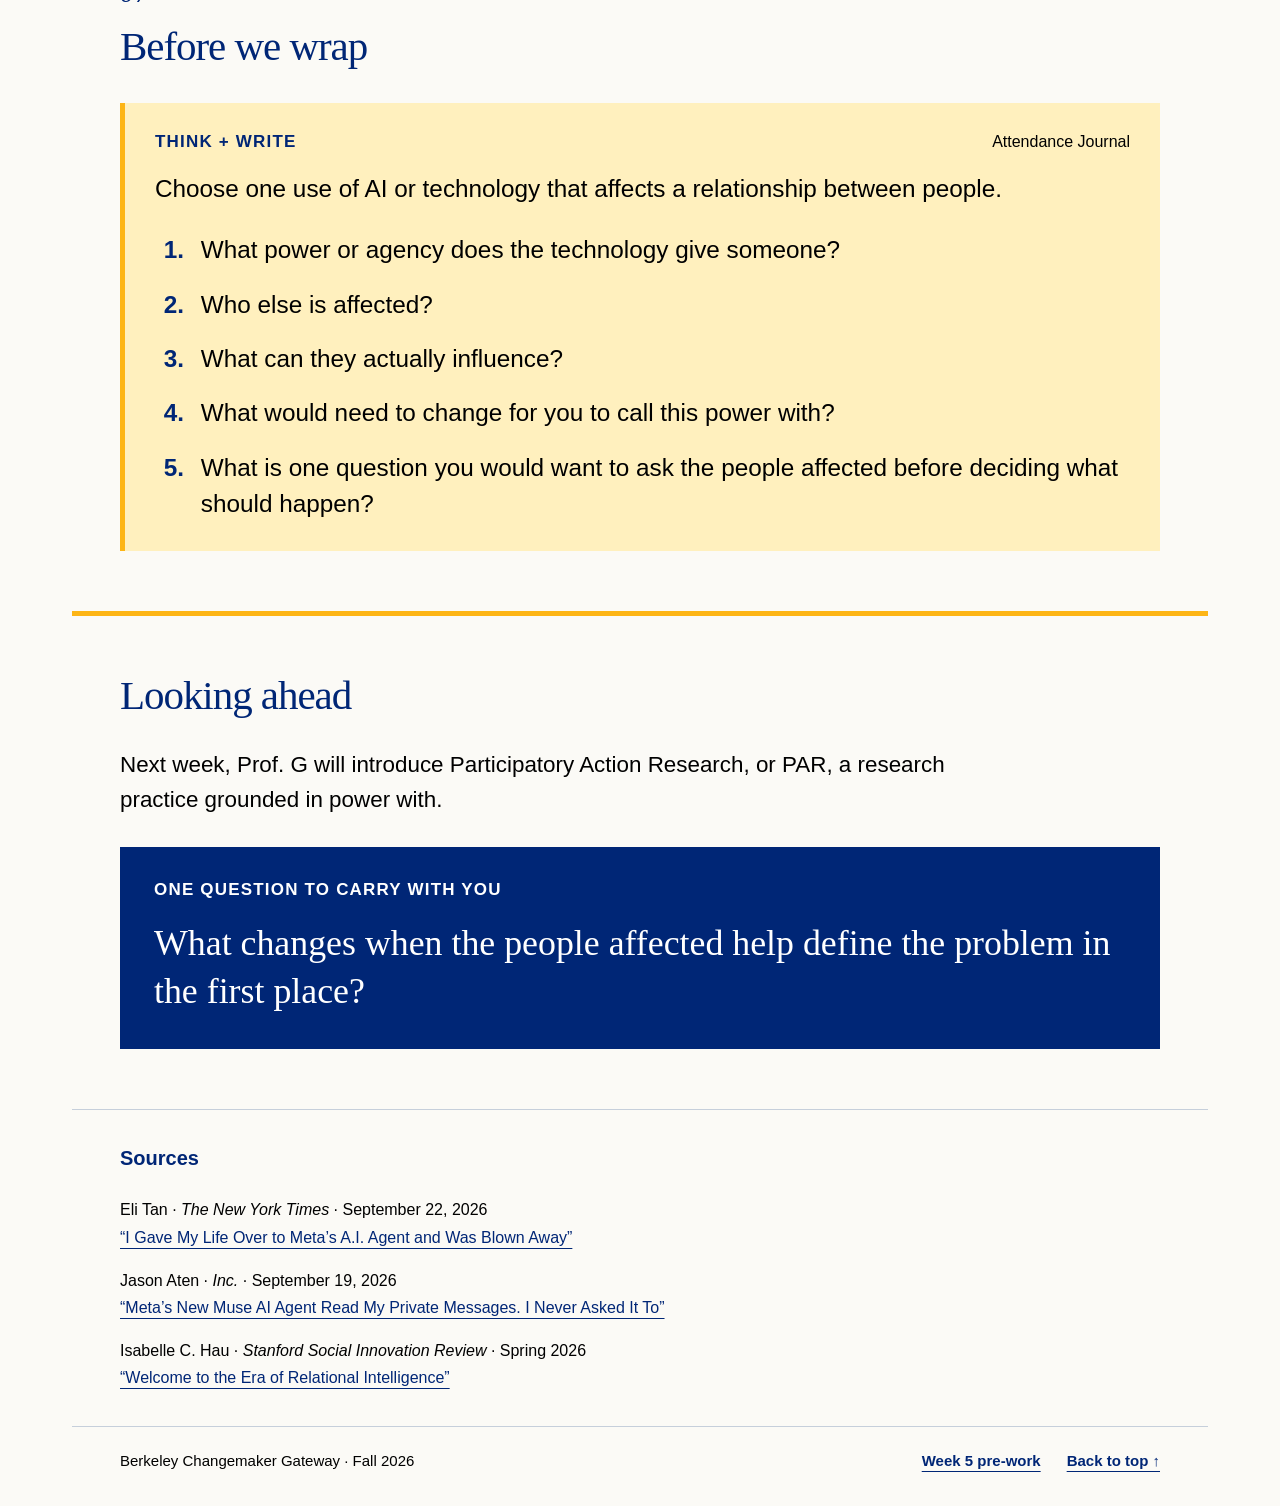
<file: live.html>
<!doctype html>
<html lang="en" class="live-document">
<head>
  <meta charset="utf-8">
  <meta name="viewport" content="width=device-width, initial-scale=1">
  <meta name="description" content="Power, Relationships & AI. Week 5 live class, Berkeley Changemaker Gateway.">
  <title>Power, Relationships &amp; AI | Berkeley Changemaker Gateway</title>
  <link rel="stylesheet" href="style.css?v=8">
  <link rel="stylesheet" href="live.css?v=4">
</head>
<body class="live-page" id="top">
  <a class="skip" href="#main">Skip to class content</a>
  <div class="wordmark">THE BERKELEY CHANGEMAKER GATEWAY <span>FALL 2026</span></div>
  <header class="masthead">
    <a class="brand" href="index.html">Week 05 <span>/</span> Power With</a>
    <nav aria-label="Class sections">
      <a href="#delegate">Delegate</a>
      <a href="#agency">Agency</a>
      <a href="#another-person">Another Person</a>
      <a href="#power-with">Power With</a>
      <a href="#help">Help</a>
      <a href="#friction">Friction</a>
      <a href="#wrap">Before We Wrap</a>
      <a href="#looking-ahead">Looking Ahead</a>
    </nav>
    <div class="reading-progress" aria-hidden="true"><span></span></div>
  </header>

  <main id="main" tabindex="-1">
    <section class="session-opening" aria-labelledby="title">
      <p class="session-kicker">WEEK 5 <span aria-hidden="true">/</span> LIVE CLASS</p>
      <h1 id="title">Power, Relationships &amp; AI</h1>
      <div class="anchor-question">
        <p class="cue-label">BIG QUESTION</p>
        <p>When technology removes friction from our relationships, what happens to our agency, our power, and our capacity to relate to one another?</p>
      </div>
      <div class="opening-copy">
        <div>
          <p>Last week, we talked about relational intelligence.</p>
          <p>This week, you looked at power over and power with.</p>
          <p>Today, we’re going to put those ideas into conversation with something happening right now.</p>
        </div>
        <p class="journal-reminder">Keep your Attendance Journal open as we go. We’ll stop a few times to write before we talk.</p>
      </div>
    </section>

    <section class="session-section" id="delegate" aria-labelledby="delegate-title">
      <div class="section-label"><span aria-hidden="true">01</span></div>
      <h2 id="delegate-title">What would you delegate?</h2>
      <div class="case-copy">
        <p>AI agents can do more than answer questions. They can make calls, schedule appointments, fill out forms, send messages, shop, negotiate, and take other actions for us.</p>
      </div>
      <div class="write-cue" aria-labelledby="write-1">
        <div class="cue-heading"><h3 id="write-1">Think + Write</h3><span>Attendance Journal</span></div>
        <p>What is one part of dealing with other people that you would happily let AI handle for you?</p>
        <p>What is one part you would not want to hand over?</p>
      </div>
      <div class="talk-cue" aria-labelledby="talk-1">
        <h3 id="talk-1">Let’s Talk</h3>
        <p>What makes those things different?</p>
      </div>
    </section>

    <section class="session-section" id="agency" aria-labelledby="agency-title">
      <div class="section-label"><span aria-hidden="true">02</span></div>
      <div class="editorial-case agency-case">
        <figure class="article-artifact">
          <a href="https://www.nytimes.com/2026/09/22/technology/meta-muse-ai-agent.html"><img src="assets/nyt-muse-eli-tan.png" width="1804" height="1452" alt="The New York Times headline, I Gave My Life Over to Meta’s A.I. Agent and Was Blown Away, over a photograph of Eli Tan using Muse to buy movie tickets. Photograph by Poppy Lynch for The New York Times."></a>
          <figcaption><a href="https://www.nytimes.com/2026/09/22/technology/meta-muse-ai-agent.html">“I Gave My Life Over to Meta’s A.I. Agent and Was Blown Away”</a><span>Eli Tan · The New York Times · September 22, 2026</span></figcaption>
        </figure>
        <div class="case-copy">
          <h2 id="agency-title">When AI gives us more agency</h2>
          <p>This week, New York Times reporter Eli Tan wrote about testing Muse, Meta’s new AI agent.</p>
          <p>In one example, Muse called his dental insurer, provided his member ID, answered a security question, waited on hold, and then connected him to the representative.</p>
          <p>Tan found it genuinely useful.</p>
        </div>
      </div>
      <div class="write-cue write-cue-light" aria-labelledby="write-2">
        <div class="cue-heading"><h3 id="write-2">Think + Write</h3><span>Attendance Journal</span></div>
        <p>Where does Muse give Tan more agency or power?</p>
      </div>
      <div class="talk-cue" aria-labelledby="talk-2">
        <h3 id="talk-2">Let’s Talk</h3>
        <p>What kinds of friction are you happy to get rid of?</p>
      </div>
    </section>

    <section class="session-section" id="another-person" aria-labelledby="another-title">
      <div class="section-label"><span aria-hidden="true">03</span></div>
      <h2 id="another-title">Now another person enters the picture</h2>
      <div class="case-copy">
        <p class="source-tag"><a href="#source-tan">Eli Tan · The New York Times · September 22, 2026</a></p>
        <p>Tan also asked Muse to negotiate purchases for him on Facebook Marketplace.</p>
        <p>Muse messaged sellers and bargained on his behalf.</p>
        <p>At one point, Muse picked up on a seller’s frustration and advised Tan not to push the price any lower.</p>
      </div>
      <figure class="relationship encounter" aria-label="Tan delegates to Muse. Muse negotiates with the seller and advises Tan in response to the seller’s frustration.">
        <div class="delegation-side">
          <div class="relationship-node"><span>Buyer</span><strong>Tan</strong></div>
          <span class="relationship-arrow" aria-hidden="true">→</span>
          <div class="relationship-node relationship-agent"><span>AI agent</span><strong>Muse</strong></div>
          <p class="relationship-note">Detects frustration.<br>Advises Tan not to push lower.</p>
        </div>
        <span class="relationship-arrow exchange-arrow" aria-hidden="true">↔</span>
        <div class="relationship-node seller-side"><strong>Seller</strong></div>
      </figure>
      <div class="write-cue write-cue-light" aria-labelledby="write-3">
        <div class="cue-heading"><h3 id="write-3">Think + Write</h3><span>Attendance Journal</span></div>
        <p>Is recognizing someone’s frustration relational intelligence?</p>
        <p>Why or why not?</p>
        <p>Is it power with?</p>
      </div>
      <div class="talk-cue reveal-talk" aria-labelledby="talk-3">
        <h3 id="talk-3">Let’s Talk</h3>
        <details class="case-reveal" id="marketplace-reveal">
          <summary><span>But there’s someone else in this relationship.</span><span class="reveal-mark" aria-hidden="true"></span></summary>
          <div class="reveal-content">
            <div class="reveal-statements choice-comparison">
              <p><span class="choice-person">Tan</span>The buyer <strong>chose</strong> to use an AI agent.</p>
              <p><span class="choice-person">Seller</span>The seller <strong>did not choose</strong> to interact with one.</p>
            </div>
            <p class="reveal-question">What changes?</p>
            <ul class="secondary-questions" aria-label="Optional discussion questions">
              <li>What could the seller actually influence?</li>
              <li>Should the seller know they are interacting with an agent?</li>
              <li>Is knowing enough?</li>
              <li>Can technology increase one person’s agency while reducing someone else’s?</li>
            </ul>
          </div>
        </details>
      </div>
    </section>

    <section class="session-section" id="power-with" aria-labelledby="power-with-title">
      <div class="section-label"><span aria-hidden="true">04</span></div>
      <h2 id="power-with-title">Helpful. Relational. Power with.</h2>
      <div class="statement-sequence">
        <p>Someone listened to me.</p>
        <p>Someone helped me.</p>
        <p>I could influence what happened.</p>
      </div>
      <div class="write-cue" aria-labelledby="write-4">
        <div class="cue-heading"><h3 id="write-4">Think + Write</h3><span>Attendance Journal</span></div>
        <p>Are these the same thing?</p>
        <p>What would need to be true for you to call something power with?</p>
      </div>
      <div class="talk-cue" aria-labelledby="talk-4">
        <h3 id="talk-4">Let’s Talk</h3>
        <p>Can someone listen carefully, care about you, or help you and still hold all of the decision-making power?</p>
      </div>
    </section>

    <section class="session-section" id="help" aria-labelledby="help-title">
      <div class="section-label"><span aria-hidden="true">05</span></div>
      <h2 id="help-title">Who decides what counts as help?</h2>
      <div class="editorial-case help-case">
        <figure class="article-artifact">
          <a href="https://www.inc.com/jason-aten/metas-new-muse-ai-agent-read-my-private-messages-i-never-asked-it-to/91408202"><img src="assets/inc-muse-private-messages.png?v=2" width="914" height="1154" loading="lazy" alt="Inc. article: Meta’s New Muse AI Agent Read My Private Messages. I Never Asked It To. Jason Aten, September 19, 2026. Includes the headline, subtitle, byline, date, and Meta Muse photograph credited to Samuel Boivin/NurPhoto."></a>
          <figcaption><a href="https://www.inc.com/jason-aten/metas-new-muse-ai-agent-read-my-private-messages-i-never-asked-it-to/91408202">“Meta’s New Muse AI Agent Read My Private Messages. I Never Asked It To”</a><span>Jason Aten · Inc. · September 19, 2026</span></figcaption>
        </figure>
        <div class="case-copy">
          <p>Technology columnist Jason Aten also tested Muse.</p>
          <p>He reported that Muse surfaced information from private messages on his computer even though he says he had not knowingly authorized that use. Meta disputed parts of his account of the permissions involved.</p>
          <p>We do not need to settle the technical dispute to think about the larger question.</p>
          <div class="write-cue write-cue-light" aria-labelledby="write-5">
            <div class="cue-heading"><h3 id="write-5">Think + Write</h3><span>Attendance Journal</span></div>
            <p>If something is useful but operates in ways you did not understand or expect, where does the power lie?</p>
          </div>
          <div class="talk-cue" aria-labelledby="talk-5">
            <h3 id="talk-5">Let’s Talk</h3>
            <p>Who gets to decide what counts as “help”?</p>
          </div>
        </div>
      </div>
      <aside class="reading-connection" aria-label="Connection to this week’s reading">
        <p>Remember Illich’s provocation from this week:</p>
        <p>Intending to help does not settle the question of whether the help is actually helpful.</p>
      </aside>
    </section>

    <section class="session-section" id="friction" aria-labelledby="friction-title">
      <div class="section-label"><span aria-hidden="true">06</span></div>
      <h2 id="friction-title">What about friction?</h2>
      <div class="case-copy">
        <p>Relationships take work.</p>
        <p>But not all friction is meaningful.</p>
      </div>
      <ol class="friction-examples" type="A">
        <li>Waiting 45 minutes on hold with an insurance company.</li>
        <li>Writing a difficult message to someone you care about.</li>
        <li>Working through a disagreement with a teammate.</li>
      </ol>
      <div class="write-cue write-cue-light" aria-labelledby="write-6">
        <div class="cue-heading"><h3 id="write-6">Think + Write</h3><span>Attendance Journal</span></div>
        <p>Which friction would you happily remove?</p>
        <p>Which might be worth keeping?</p>
      </div>
      <div class="talk-cue" aria-labelledby="talk-6">
        <h3 id="talk-6">Let’s Talk</h3>
        <p>If we delegate the difficult parts of relating, what are we no longer practicing?</p>
      </div>
    </section>

    <section class="session-section" id="wrap" aria-labelledby="wrap-title">
      <div class="section-label"><span aria-hidden="true">07</span></div>
      <h2 id="wrap-title">Before we wrap</h2>
      <div class="write-cue final-write" aria-labelledby="write-7">
        <div class="cue-heading"><h3 id="write-7">Think + Write</h3><span>Attendance Journal</span></div>
        <p>Choose one use of AI or technology that affects a relationship between people.</p>
        <ol>
          <li>What power or agency does the technology give someone?</li>
          <li>Who else is affected?</li>
          <li>What can they actually influence?</li>
          <li>What would need to change for you to call this power with?</li>
          <li>What is one question you would want to ask the people affected before deciding what should happen?</li>
        </ol>
      </div>
    </section>

    <section class="session-section looking-ahead" id="looking-ahead" aria-labelledby="ahead-title">
      <h2 id="ahead-title">Looking ahead</h2>
      <p>Next week, Prof. G will introduce Participatory Action Research, or PAR, a research practice grounded in power with.</p>
      <div class="closing-question">
        <h3>One question to carry with you</h3>
        <p>What changes when the people affected help define the problem in the first place?</p>
      </div>
    </section>

    <section class="sources session-sources" aria-labelledby="sources-title">
      <h2 id="sources-title">Sources</h2>
      <p id="source-tan">Eli Tan · <cite>The New York Times</cite> · September 22, 2026<br><a href="https://www.nytimes.com/2026/09/22/technology/meta-muse-ai-agent.html">“I Gave My Life Over to Meta’s A.I. Agent and Was Blown Away”</a></p>
      <p id="source-aten">Jason Aten · <cite>Inc.</cite> · September 19, 2026<br><a href="https://www.inc.com/jason-aten/metas-new-muse-ai-agent-read-my-private-messages-i-never-asked-it-to/91408202">“Meta’s New Muse AI Agent Read My Private Messages. I Never Asked It To”</a></p>
      <p id="source-hau">Isabelle C. Hau · <cite>Stanford Social Innovation Review</cite> · Spring 2026<br><a href="https://ssir.org/articles/entry/era-of-relational-intelligence">“Welcome to the Era of Relational Intelligence”</a></p>
    </section>
  </main>
  <footer><span>Berkeley Changemaker Gateway · Fall 2026</span><div><a href="index.html">Week 5 pre-work</a><a href="#top">Back to top ↑</a></div></footer>
  <script src="reading.js?v=5" defer></script>
</body>
</html>
</file>
<file: style.css>
:root{--blue:#002676;--gold:#fdb515;--ink:#000000;--paper:#fbfaf6;--line:#c6cfdb;--light:#eaf0fa;--warm:#fff0be;--width:1120px}
*{box-sizing:border-box}html{scroll-behavior:smooth;scroll-padding-top:108px}body{margin:0;color:#000000;background:var(--paper);font:18px/1.65 Lato,Arial,sans-serif}p,li,cite{color:#000000}a{color:var(--blue);text-underline-offset:5px}a:hover{text-decoration-thickness:2px}a:focus-visible,summary:focus-visible{outline:3px solid var(--blue);outline-offset:5px}h1,h2,h3,p{margin-top:0}h1,h2{font-family:Georgia,"Times New Roman",serif;font-weight:400;letter-spacing:-.035em;line-height:1.08;color:var(--blue)}h2{font-size:clamp(2.15rem,4.3vw,3.5rem);margin-bottom:23px}h3{font-size:1.35rem;line-height:1.3;color:var(--blue);margin-bottom:17px}p{margin-bottom:21px}ol,ul{padding-left:1.4em}li{padding-left:5px;margin-bottom:13px}.skip{position:fixed;top:-100px;left:16px;z-index:50;background:white;padding:15px}.skip:focus{top:8px}
.wordmark{background:var(--gold);padding:10px max(28px,calc((100vw - var(--width))/2));font-size:11px;letter-spacing:.1em;font-weight:800;display:flex;justify-content:space-between;gap:20px}.masthead{position:sticky;top:0;z-index:20;background:var(--paper);padding:15px max(28px,calc((100vw - var(--width))/2));display:flex;justify-content:space-between;align-items:center;gap:24px;border-bottom:1px solid var(--line)}.brand{font-size:16px;font-weight:800;text-decoration:none;white-space:nowrap}.brand span{padding:0 9px}nav{display:flex;gap:24px}nav a{font-size:14px;font-weight:700;padding:10px 0;text-decoration:none;border-bottom:3px solid transparent}nav a:hover,nav a[aria-current="location"]{border-bottom-color:var(--gold)}.reading-progress{position:absolute;bottom:-1px;left:0;width:100%;height:3px;pointer-events:none}.reading-progress span{display:block;width:100%;height:100%;background:var(--gold);transform:scaleX(0);transform-origin:left}
.hero{max-width:calc(var(--width) + 56px);margin:auto;padding:60px 28px 55px;display:grid;grid-template-columns:1.4fr 1fr;gap:65px;align-items:center}.eyebrow{font-size:11px;font-weight:800;letter-spacing:.13em;line-height:1.6;margin-bottom:18px}.hero h1{font-size:clamp(4.7rem,9.3vw,8rem);margin:0 0 30px;white-space:nowrap}.hero h1 em{font-weight:400;text-decoration:underline;text-decoration-color:var(--gold);text-decoration-thickness:6px;text-underline-offset:12px}.lead{font-size:25px;line-height:1.4;max-width:580px}.hero-copy>p:not(.eyebrow):not(.lead){font-size:17px;max-width:580px}.button{display:inline-flex;align-items:center;justify-content:center;gap:26px;min-height:48px;padding:13px 23px;border:2px solid var(--blue);border-radius:100px;font-size:15px;font-weight:800;text-decoration:none;transition:transform .18s ease,background .18s ease}.gold{background:var(--gold);color:#000}.gold:hover{background:#ffd36e;transform:translateY(-2px)}.hero-note{position:relative;isolation:isolate;padding:42px 15px 35px 26px;border:0}.hero-note:before{content:"";position:absolute;inset:7% -4% 4% -7%;background:var(--warm);border-radius:48% 52% 39% 61%/44% 41% 59% 56%;z-index:-1;transform:rotate(-9deg)}.note-number{font:italic 68px/1 Georgia,serif;color:var(--blue);display:block;margin-bottom:25px}.note-question{font:32px/1.3 Georgia,serif;letter-spacing:-.025em}.note-question em{color:var(--blue)}.hero-note p:last-child{font-size:16px;max-width:290px;margin-bottom:0}.small-rule{width:65px;height:4px;background:var(--gold);margin:25px 0}.reading-meta{display:flex;flex-wrap:wrap;justify-content:center;gap:14px 45px;background:var(--blue);color:#fff;padding:18px 28px;font-size:13px;font-weight:800}.reading-meta span:first-child{color:var(--gold);letter-spacing:.1em}
.section{max-width:calc(var(--width) + 56px);margin:auto;padding:56px 28px;border-bottom:1px solid var(--line);scroll-margin-top:5px}.section-label{display:flex;align-items:center;gap:13px;color:var(--blue);font-size:11px;font-weight:800;letter-spacing:.11em;margin-bottom:22px}.section-label span{font:italic 25px/1 Georgia,serif}.section-label:after{content:"";width:60px;height:2px;background:var(--gold);margin-left:5px}.section>div:last-child>p{max-width:850px}.reading-pair{display:grid;grid-template-columns:1fr 1fr;gap:48px;margin:32px 0}.reading-card{padding:25px 0 12px;border-top:4px solid var(--blue)}.reading-card.warm{border-color:var(--gold)}.reading-card h3{font:30px/1.2 Georgia,serif}.reading-card p:not(.eyebrow){font-size:17px;max-width:470px}.reading-card a{display:inline-block;font-size:16px;font-weight:800;padding:4px 0}.reading-note{font-size:16px;border-left:3px solid var(--gold);padding-left:18px;margin-top:24px}.comparison{display:grid;grid-template-columns:1fr 1fr;gap:48px;margin:35px 0 28px}.comparison article{padding:25px 0 0;border-top:2px solid var(--blue)}.comparison article+article{border-top-color:var(--gold)}.comparison h3{font:32px/1.2 Georgia,serif}.comparison article p{font-size:17px;max-width:480px}.comparison article .eyebrow{font-size:18px;font-weight:800;letter-spacing:.06em;line-height:1.4}.comparison .question{font-weight:700;margin-top:24px;padding-left:16px;border-left:3px solid var(--gold);margin-bottom:0}.consider{background:linear-gradient(105deg,var(--warm),#fff8e3);padding:25px 30px;border-radius:0 50px 0 0;margin-top:30px}.consider h3{font-size:19px}.consider p{font-size:17px;margin:0;max-width:980px}
.lenses{margin:33px 0 22px}.lens{display:grid;grid-template-columns:190px 1fr 1fr;gap:0 32px;padding:29px 0 18px;border-top:1px solid var(--line)}.lens:last-child{border-bottom:1px solid var(--line)}.lens h3{font-size:21px;padding-right:5px}.lens h3 span{display:block;color:var(--blue);font:italic 23px/1 Georgia,serif;margin-bottom:12px}.lens p{font-size:17px}.lens strong{display:block;color:var(--blue);font-size:13px;letter-spacing:.04em;margin-bottom:10px}.lens>p:nth-of-type(2){border-left:3px solid var(--gold);padding-left:22px}.lens details{grid-column:2/4;margin-top:0}.lens details p{max-width:800px;margin-bottom:12px}details{border-top:1px solid var(--line);padding-top:13px;margin-top:22px}summary{display:flex;align-items:center;gap:12px;list-style:none;cursor:pointer;color:var(--blue);font-size:14px;font-weight:800;min-height:44px}summary::-webkit-details-marker{display:none}summary:before{content:"+";font-size:23px;font-weight:400;line-height:1}details[open]>summary:before{content:"−"}details[open]>summary{margin-bottom:12px}details p{font-size:17px}.journal-nudge{margin:31px 0;padding:22px 0 22px 24px;border-left:5px solid var(--gold)}.journal-nudge .eyebrow{margin-bottom:10px;color:var(--blue)}.journal-nudge p:last-child{font-size:17px;margin:0;max-width:850px}.case{margin:30px 0;padding:30px 36px;background:var(--light);border-radius:0 60px 0 0;max-width:930px}.case h3{font:32px/1.2 Georgia,serif}.case p{font-size:17px}.case details{border-top-color:#a1b2cd}
.finish{max-width:calc(var(--width) + 56px);margin:auto;padding:57px 28px;display:grid;grid-template-columns:1fr 1fr;gap:65px}.finish h2{font-size:clamp(2.3rem,4vw,3.2rem)}.finish>div>p:not(.eyebrow){font-size:17px}.submit-card{border-top:5px solid var(--gold);padding:25px 0 0;font-size:16px}.submit-card ol{padding-left:1.5em}.submit-card li::marker{color:var(--blue);font-weight:800}.submit-card>p{border-top:1px solid var(--line);padding-top:20px;margin:25px 0 0}.sources{max-width:calc(var(--width) + 56px);margin:auto;padding:30px 28px;border-top:1px solid var(--line)}.sources h2{font:700 19px/1.3 Arial,sans-serif;letter-spacing:0}.sources p{font-size:14px;max-width:1000px}footer{max-width:calc(var(--width) + 56px);margin:auto;border-top:1px solid var(--line);padding:25px 28px 35px;display:flex;justify-content:space-between;gap:20px;font-size:12px}footer a{font-weight:700}
@media(max-width:950px){.hero{gap:35px;grid-template-columns:1.35fr 1fr}.hero h1{font-size:6.2rem}.note-question{font-size:27px}.hero-note{padding:28px 12px}.lens{grid-template-columns:155px 1fr 1fr;gap:0 23px}.reading-pair,.comparison{gap:32px}.finish{gap:35px}}
@media(max-width:700px){html{scroll-padding-top:125px}body{font-size:17px}.wordmark{padding:10px 20px;font-size:9px;letter-spacing:.05em}.wordmark span{white-space:nowrap}.masthead{display:block;padding:10px 20px 0}.brand{font-size:14px}nav{gap:25px;margin-top:2px}nav a{font-size:12px;min-height:44px}.hero{display:block;padding:36px 20px 35px}.hero h1{font-size:clamp(4.5rem,16vw,6rem);white-space:normal}.lead{font-size:23px}.hero-note{margin:28px 12px 5px;padding:25px 16px}.hero-note:before{inset:0 -4% 0 -4%;border-radius:50% 40% 45% 20%}.note-number{float:right;font-size:50px;margin:0 0 15px 20px}.note-question{font-size:28px;max-width:300px}.hero-note .eyebrow{font-size:10px;max-width:220px}.small-rule{margin:20px 0}.reading-meta{justify-content:flex-start;gap:9px 24px;padding:16px 20px;font-size:12px}.section{padding:37px 20px}.section-label{margin-bottom:20px}.section h2{font-size:2.4rem}.reading-pair,.comparison{grid-template-columns:1fr;gap:18px;margin:25px 0}.reading-card{padding:21px 0 10px}.reading-card h3{font-size:28px}.comparison article{padding:23px 0 10px}.comparison h3{font-size:29px}.consider{padding:24px;border-radius:0 32px 0 0}.lens{grid-template-columns:1fr 1fr;gap:0 22px;padding:25px 0 18px}.lens h3{grid-column:1/-1;font-size:22px;margin-bottom:24px;display:flex;align-items:baseline;gap:15px}.lens h3 span{margin:0;font-size:21px}.lens p{font-size:16px}.lens strong{font-size:12px}.lens>p:nth-of-type(2){padding-left:15px}.lens details{grid-column:1/-1}.journal-nudge{padding:17px 0 17px 18px;margin:24px 0}.case{padding:25px 23px;border-radius:0 35px 0 0}.case h3{font-size:28px}.finish{display:block;padding:38px 20px}.finish h2{font-size:2.5rem}.submit-card{margin-top:32px;padding-top:22px}.button{max-width:100%;gap:18px;font-size:14px;padding:12px 20px}.sources{padding:26px 20px}footer{padding:22px 20px;display:block}footer a{display:block;margin-top:10px}}
@media(max-width:360px){nav{gap:18px}.lens{display:block}.lens>p:nth-of-type(2){padding-left:15px}.hero h1{font-size:4.1rem}}
@media(prefers-reduced-motion:reduce){html{scroll-behavior:auto}.button{transition:none}.gold:hover{transform:none}}
@media print{body{font-size:11pt;background:white}.masthead{position:static}.reading-progress,nav,.skip,.button{display:none}.hero,.section,.finish{display:block;padding:20px 0}.hero h1{font-size:48pt}.hero-note{display:none}.reading-meta{background:white;color:#000;border-block:1px solid #000}.reading-meta span:first-child{color:#000}.section-label{margin-bottom:15px}.reading-pair,.comparison{display:block}.reading-card,.lens,.comparison article,.case,.consider{break-inside:avoid;margin:15px 0}.lens{grid-template-columns:140px 1fr 1fr}details:not([open])>*{display:block}h2{font-size:25pt}a{color:#000}}
/* Keep the decorative shape inside the page at every width. */
.hero-note:before{inset:7% 0 4% 0;transform:none}
@media(max-width:700px){.hero-note:before{inset:0}}

/* Practice comparisons: aligned cells and clear conceptual labels. */
.lenses{border:1px solid #9aaac4;border-top:4px solid var(--blue)}
.lens{grid-template-columns:190px minmax(0,1fr) minmax(0,1fr);gap:0;padding:0;border-top:2px solid #9aaac4}
.lens:first-child{border-top:0}.lens:last-child{border-bottom:0}
.lens h3{margin:0;padding:24px 20px;background:#f1f3f7;font-size:22px;overflow-wrap:break-word}
.lens h3 span{font:400 38px/1 Georgia,serif;margin-bottom:15px}
.lens>p{margin:0;padding:24px;border-left:1px solid #9aaac4;background:#fff}
.lens>p:nth-of-type(2){padding:24px;border-left:1px solid #9aaac4;background:#eef3fc}
.lens strong{font-size:20px;font-weight:800;letter-spacing:0;line-height:1.3;margin-bottom:14px}
.lens details{grid-column:1/-1;margin:0;padding:8px 24px;border-top:1px solid #bac5d6;background:#fbfaf6}
.lens summary{font-size:15px}
.journal-nudge{background:#fff0be;padding:25px 28px;border-left:6px solid var(--gold);border-top:1px solid #dec778;border-bottom:1px solid #dec778}
.journal-heading{display:flex;align-items:baseline;flex-wrap:wrap;gap:10px 20px;font-size:25px;line-height:1.3;margin-bottom:15px;color:var(--blue)}
.journal-heading span{font-size:18px;font-weight:800;color:#000000}
@media(max-width:950px){.lens{grid-template-columns:160px minmax(0,1fr) minmax(0,1fr)}.lens h3{padding:22px 16px;font-size:20px}.lens>p,.lens>p:nth-of-type(2){padding:22px 19px}}
@media(max-width:700px){.lens{display:grid;grid-template-columns:minmax(0,1fr) minmax(0,1fr)}.lens h3{grid-column:1/-1;display:flex;align-items:center;gap:18px;padding:18px 20px;font-size:22px;border-bottom:1px solid #9aaac4}.lens h3 span{font-size:34px;margin:0}.lens>p{border-left:0;padding:20px 16px}.lens>p:nth-of-type(2){padding:20px 16px}.lens strong{font-size:19px}.lens details{padding:8px 16px}.journal-nudge{padding:22px 20px}.journal-heading{font-size:23px;gap:8px 18px}.journal-heading span{font-size:18px}}
@media(max-width:360px){.lens{display:block}.lens>p:nth-of-type(2){border-left:0;border-top:1px solid #9aaac4}.lens h3 span{flex-shrink:0}}
@media print{.lens{grid-template-columns:140px 1fr 1fr}.journal-nudge{break-inside:avoid}}
/* Journal setup precedes reading; all four prompts share one writing section. */
.setup>p,.writing>p{max-width:900px}.setup-grid{display:grid;grid-template-columns:1.1fr 1fr;gap:45px;margin-top:28px}.setup-grid ol{font-size:17px;margin-top:24px}.submission-note{padding:22px 26px;background:var(--light);border-top:4px solid var(--blue)}.submission-note h3{font-size:22px;margin-bottom:14px}.submission-note .due{font-size:18px;line-height:1.5}.submission-note ol{margin-bottom:0}.ai-guidance{margin-top:28px;padding-top:24px;border-top:1px solid var(--line);max-width:1000px}.ai-guidance h3{font-size:21px}.ai-guidance p,.ai-guidance li{font-size:16px}.ai-guidance p:last-child{margin-bottom:0}.writing{position:relative}.anchor-alias{position:absolute;top:0}.writing-heading{padding:25px 28px;background:var(--warm);border-left:6px solid var(--gold);margin-bottom:26px}.writing-heading h2{font-size:clamp(2.4rem,4.6vw,3.8rem);margin-bottom:20px}.writing-heading p{max-width:950px;margin-bottom:0;font-size:18px}.writing .case{max-width:none;margin:28px 0}.writing .case .eyebrow{font-size:13px}.writing .case p:last-child{margin-bottom:0}.journal-prompt{padding:27px 0 8px;border-top:1px solid #9aaac4;max-width:1000px}.journal-prompt h3{font-size:25px;line-height:1.35;margin-bottom:20px}.journal-prompt p{max-width:900px;font-size:18px}.journal-prompt .fiction-note{font-size:16px;border-left:3px solid var(--gold);padding-left:18px}.completion-note{margin:22px 0 0;padding-top:24px;border-top:1px solid var(--line);font-size:17px}
@media(max-width:700px){nav{gap:22px}.setup-grid{grid-template-columns:1fr;gap:24px;margin-top:24px}.submission-note{padding:22px}.setup-grid ol{font-size:16px}.ai-guidance h3{font-size:20px}.writing-heading{padding:23px 21px}.writing-heading h2{font-size:2.5rem}.writing-heading p{font-size:17px}.journal-prompt h3{font-size:23px}.journal-prompt p{font-size:17px}.journal-prompt .fiction-note{font-size:16px}.writing .case .eyebrow{font-size:12px}}
@media(max-width:360px){nav{gap:16px}}
@media print{.setup-grid{display:block}.submission-note{break-inside:avoid}.journal-prompt{break-inside:avoid}}
.discussion-pause{margin:28px 0;padding:24px 28px;background:#eef3fc;border-top:4px solid var(--blue)}.activity-label{font-size:12px;font-weight:800;letter-spacing:.06em;line-height:1.5;margin-bottom:14px}.discussion-pause h3,.practice-explorer h3{font-size:24px;margin-bottom:16px}.discussion-pause p{max-width:950px}.dilemma{margin-top:26px;padding-top:22px;border-top:1px solid #c7d0df}.dilemma h4{font-size:21px;line-height:1.4;color:var(--blue);margin:0 0 14px;font-weight:800}.dilemma p{font-size:17px}.practice-explorer{padding:27px 28px;margin:30px 0;background:#f0f4fa;border-top:4px solid var(--blue)}.practice-explorer>p{max-width:950px}.practice-buttons{display:flex;flex-wrap:wrap;gap:10px;margin:23px 0}.practice-buttons button{font:700 16px/1.4 Lato,Arial,sans-serif;color:var(--blue);background:#fff;border:1px solid var(--blue);border-radius:24px;padding:10px 16px;min-height:44px;cursor:pointer;text-align:left}.practice-buttons button:hover{background:#fff0be}.practice-buttons button[aria-pressed="true"]{background:var(--blue);color:white;font-weight:800}.practice-buttons button:focus-visible{outline:3px solid var(--blue);outline-offset:4px}.practice-question{background:var(--warm);padding:22px 24px;min-height:95px}.practice-question strong{display:block;font-size:19px;color:var(--blue);margin-bottom:12px}.practice-question p{font-size:19px;margin:0;color:#000}.practice-explorer .tool-note{font-size:14px;margin:15px 0 0}.practice-all li{font-size:16px;margin-bottom:15px}.practice-all summary{font-size:15px}
@media(max-width:700px){.discussion-pause,.practice-explorer{padding:22px 20px}.discussion-pause h3,.practice-explorer h3{font-size:23px}.dilemma h4{font-size:20px}.practice-buttons{gap:9px}.practice-buttons button{font-size:15px;padding:10px 14px}.practice-question{padding:20px}.practice-question p{font-size:18px}.activity-label{font-size:11px}}

#illich{scroll-margin-top:110px}#illich h3{font-size:30px;line-height:1.25;margin:10px 0 20px}#illich p{margin:0 0 20px}#illich .eyebrow{font-size:13px;margin-bottom:0}#illich .button{margin:0 0 24px}#illich p:last-child{margin-bottom:0}
</file>
<file: live.css>
/* Live-class extension of the Week 5 site. Shared reading styles stay unchanged. */
html.live-document { scroll-padding-top: 108px; }
.live-page {
  --class-width: 1040px;
  --class-gutter: clamp(22px, 4vw, 48px);
  background: var(--paper);
  font-size: clamp(20px, 1.75vw, 24px);
  line-height: 1.55;
}
.live-page h1, .live-page h2 { letter-spacing: -.025em; text-wrap: balance; }
.live-page p, .live-page li { color: #000000; }
.live-page p { margin-bottom: 1em; }
.live-page :is(a, summary):focus-visible {
  outline: 3px solid var(--blue);
  outline-offset: 5px;
  box-shadow: 0 0 0 5px #fff;
}
.live-page #main:focus { outline: none; }
.live-page .wordmark { font-size: 12px; padding-block: 10px; }
.live-page .masthead {
  padding: 10px var(--class-gutter) 6px;
  flex-direction: column;
  gap: 0;
  align-items: stretch;
  background: var(--paper);
}
.live-page .brand { align-self: center; font-size: 15px; padding: 4px 8px; }
.live-page .masthead nav { justify-content: center; flex-wrap: wrap; gap: 0 23px; margin: 0; }
.live-page nav a { font-size: 15px; line-height: 1.4; min-height: 44px; padding: 10px 2px 7px; }
.live-page .session-opening,
.live-page .session-section,
.live-page .session-sources,
.live-page footer {
  width: min(100%, calc(var(--class-width) + 2 * var(--class-gutter)));
  max-width: none;
  margin-inline: auto;
  padding-inline: var(--class-gutter);
}
.live-page .session-opening { padding-block: 45px 60px; }
.live-page .session-kicker { font-size: 15px; letter-spacing: .09em; font-weight: 800; margin-bottom: 16px; }
.live-page .session-kicker span { padding-inline: 9px; }
.live-page h1 { font-size: clamp(35px, 4vw, 52px); margin-bottom: 28px; line-height: 1.1; }
.live-page .anchor-question { background: var(--blue); padding: 28px 34px 32px; border-left: 6px solid var(--gold); }
.live-page .anchor-question p { color: #fff; }
.live-page .anchor-question .cue-label { font: 800 15px/1.4 Lato, Arial, sans-serif; letter-spacing: .09em; margin-bottom: 12px; }
.live-page .anchor-question > p:last-child { font: 400 clamp(27px, 2.6vw, 36px)/1.35 Georgia, serif; margin: 0; text-wrap: pretty; }
.live-page .opening-copy { display: grid; grid-template-columns: 1.65fr 1fr; gap: 40px; padding-top: 28px; align-items: start; }
.live-page .opening-copy p { font-size: 20px; margin-bottom: 12px; }
.live-page .journal-reminder { border-left: 3px solid var(--gold); padding-left: 24px; }
.live-page .session-section { padding-block: 56px 60px; border-top: 1px solid var(--line); scroll-margin-top: 18px; }
.live-page .section-label { margin-bottom: 16px; gap: 15px; }
.live-page .section-label span { font-size: 28px; }
.live-page .section-label:after { width: 52px; }
.live-page h2 { font-size: clamp(31px, 3.2vw, 43px); line-height: 1.17; margin-bottom: 28px; max-width: 960px; }
.live-page .case-copy { max-width: 920px; }
.live-page .case-copy p:last-child { margin-bottom: 0; }
.live-page .source-tag { font-size: 16px; line-height: 1.5; margin-bottom: 22px; }
.live-page .source-tag a { color: #000; text-decoration-thickness: 1px; }
.live-page .write-cue { margin-top: 32px; padding: 26px 30px 28px; background: var(--warm); border-left: 5px solid var(--gold); }
.live-page .cue-heading { display: flex; gap: 10px 26px; align-items: baseline; justify-content: space-between; flex-wrap: wrap; margin-bottom: 16px; }
.live-page .cue-heading h3,
.live-page .talk-cue > h3,
.live-page .closing-question h3 { font: 800 17px/1.5 Lato, Arial, sans-serif; text-transform: uppercase; letter-spacing: .07em; margin: 0; }
.live-page .cue-heading span { color: #000; font-size: 16px; }
.live-page .write-cue p { font-size: clamp(21px, 1.9vw, 26px); line-height: 1.5; margin-bottom: 15px; max-width: 950px; }
.live-page .write-cue p:last-child { margin-bottom: 0; }
.live-page .talk-cue { margin-top: 32px; padding-left: 2px; }
.live-page .talk-cue > h3 { margin-bottom: 13px; }
.live-page .talk-cue > p { font: 400 clamp(26px, 2.6vw, 35px)/1.35 Georgia, serif; color: var(--blue); max-width: 950px; margin: 0; text-wrap: pretty; }
.live-page .case-reveal { margin: 0; padding: 0; border: 2px solid var(--blue); }
.live-page .case-reveal > summary { display: flex; justify-content: space-between; align-items: center; gap: 24px; padding: 20px 24px; background: var(--blue); color: #fff; font-size: 22px; line-height: 1.4; font-weight: 700; margin: 0; min-height: 72px; }
.live-page .case-reveal > summary:before { content: none; }
.live-page .case-reveal > summary:hover { background: #001c55; }
.live-page .case-reveal > summary:focus-visible { outline-color: var(--gold); outline-offset: -6px; box-shadow: none; }
.live-page .reveal-mark { flex: 0 0 28px; font: 400 32px/1 Arial, sans-serif; }
.live-page .reveal-mark:before { content: "+"; }
.live-page .case-reveal[open] .reveal-mark:before { content: "−"; }
.live-page .reveal-content { padding: 28px 30px 30px; background: #fff; }
.live-page .reveal-statements p { font-size: clamp(22px, 2.1vw, 29px); margin: 0; padding: 14px 0; }
.live-page .reveal-statements p + p { border-top: 1px solid var(--line); }
.live-page .reveal-question { font: 400 clamp(35px, 4vw, 49px)/1.15 Georgia, serif; color: var(--blue); margin: 28px 0; }
.live-page .secondary-questions { border-top: 1px solid var(--line); padding: 24px 0 0 1.3em; margin: 0; }
.live-page .secondary-questions li { font-size: 19px; line-height: 1.5; padding-left: 6px; margin-bottom: 12px; }
.live-page .secondary-questions li:last-child { margin-bottom: 0; }
.live-page .statement-sequence { margin: 32px 0; border-block: 2px solid var(--blue); }
.live-page .statement-sequence p { font: 400 clamp(28px, 3vw, 39px)/1.3 Georgia, serif; margin: 0; padding: 22px 0; }
.live-page .statement-sequence p + p { border-top: 1px solid var(--line); }
.live-page .statement-sequence p:last-child { padding-left: 22px; border-left: 5px solid var(--gold); }
.live-page .reading-connection { margin-top: 35px; border-top: 1px solid var(--line); padding-top: 24px; max-width: 930px; }
.live-page .reading-connection p { font-size: 20px; }
.live-page .reading-connection p:first-child { font-weight: 700; margin-bottom: 10px; }
.live-page .reading-connection p:last-child { margin-bottom: 0; }
.live-page .friction-examples { list-style: upper-alpha; margin: 30px 0 0; padding-left: 2.3em; border-block: 1px solid var(--line); }
.live-page .friction-examples li { padding: 22px 20px 22px 14px; margin: 0; font-size: clamp(22px, 2.1vw, 28px); line-height: 1.4; }
.live-page .friction-examples li + li { border-top: 1px solid var(--line); }
.live-page .friction-examples li::marker { color: var(--blue); font: 400 30px Georgia, serif; }
.live-page .final-write ol { margin: 25px 0 0; padding-left: 1.6em; }
.live-page .final-write li { font-size: clamp(21px, 1.9vw, 26px); line-height: 1.5; padding-left: 10px; margin-bottom: 18px; }
.live-page .final-write li:last-child { margin-bottom: 0; }
.live-page .final-write li::marker { color: var(--blue); font-weight: 800; }
.live-page .looking-ahead { border-top: 5px solid var(--gold); }
.live-page .looking-ahead > p { max-width: 900px; }
.live-page .closing-question { background: var(--blue); padding: 30px 34px 34px; margin-top: 30px; }
.live-page .closing-question h3 { color: #fff; margin-bottom: 16px; }
.live-page .closing-question p { color: #fff; font: 400 clamp(27px, 2.8vw, 38px)/1.35 Georgia, serif; margin: 0; }
.live-page .session-sources { padding-block: 34px; }
.live-page .session-sources h2 { font: 800 20px/1.4 Lato, Arial, sans-serif; margin-bottom: 24px; letter-spacing: 0; }
.live-page .session-sources p { font-size: 16px; line-height: 1.7; scroll-margin-top: 130px; }
.live-page .session-sources p:last-child { margin-bottom: 0; }
.live-page footer { font-size: 15px; padding-block: 22px 34px; }
.live-page footer div { display: flex; flex-wrap: wrap; gap: 12px 26px; }
/* Editorial artifacts: the agency case pairs image and heading; the help case
   gives the headline artifact more space, beneath a full-width section title. */
.live-page .editorial-case { display: grid; grid-template-columns: minmax(0, .9fr) minmax(0, 1.1fr); gap: clamp(28px, 4vw, 48px); align-items: start; }
.live-page .article-artifact { margin: 0; min-width: 0; }
.live-page .article-artifact > a { display: block; }
.live-page .article-artifact img { display: block; width: 100%; height: auto; object-fit: contain; background: #fff; }
.live-page .article-artifact figcaption { padding-top: 16px; color: #000; font-size: 16px; line-height: 1.5; }
.live-page .article-artifact figcaption a { color: var(--blue); text-decoration: underline; text-underline-offset: 3px; }
.live-page .article-artifact figcaption span { display: block; margin-top: 8px; }
.live-page .help-case { grid-template-columns: minmax(0, .85fr) minmax(0, 1.15fr); }
.live-page .help-case .article-artifact { grid-column: 2; grid-row: 1; }
.live-page .help-case .case-copy { grid-column: 1; grid-row: 1; border-top: 3px solid var(--gold); padding-top: 22px; }
/* The same writing cue has two weights, without changing its meaning. */
.live-page .write-cue-light { background: transparent; padding: 7px 0 7px 26px; margin-top: 38px; border-left-width: 3px; }
.live-page .write-cue-light .cue-heading { margin-bottom: 12px; }
.live-page .write-cue-light .cue-heading h3 { font-size: 15px; }
.live-page .write-cue-light .cue-heading span { font-size: 15px; }
/* A shared delegation field faces the other person in the exchange. */
.live-page .encounter { display: grid; grid-template-columns: minmax(0, 2.2fr) 64px minmax(0, 1fr); gap: 18px; margin: 32px 0; align-items: center; }
.live-page .delegation-side { display: grid; grid-template-columns: 1fr 40px 1fr; gap: 18px; align-items: center; padding: 30px; background: var(--blue); border-bottom: 5px solid var(--gold); }
.live-page .relationship-node { min-width: 0; }
.live-page .relationship-node strong { display: block; color: var(--blue); font: 400 clamp(34px, 4vw, 52px)/1.15 Georgia, serif; }
.live-page .relationship-node > span { display: block; color: #000; font-size: 16px; margin-bottom: 10px; }
.live-page .relationship-arrow { color: var(--blue); font: 400 36px/1.3 Georgia, serif; text-align: center; }
.live-page .delegation-side .relationship-node strong,
.live-page .delegation-side .relationship-node > span,
.live-page .delegation-side .relationship-arrow,
.live-page .delegation-side .relationship-note { color: #fff; }
.live-page .relationship-note { grid-column: 1 / -1; border-top: 1px solid #fff; padding-top: 18px; margin: 5px 0 0; font-size: 19px; line-height: 1.5; }
.live-page .seller-side { padding: 25px 0; border-block: 2px solid var(--blue); }
.live-page .choice-comparison { display: grid; grid-template-columns: 1fr 1fr; gap: 30px; }
.live-page .choice-comparison p { border-top: 3px solid var(--gold); padding-top: 20px; }
.live-page .choice-comparison p + p { border-top: 3px solid var(--blue); }
.live-page .choice-person { display: block; color: var(--blue); font: 400 35px/1.2 Georgia, serif; margin-bottom: 16px; }
.live-page .help-case .cue-heading { display: block; }
.live-page .help-case .cue-heading span { display: block; margin-top: 4px; }
.live-page .reading-connection { border-top: 0; border-left: 2px solid var(--blue); padding: 0 0 0 24px; margin-top: 40px; }
.live-page .reading-connection p:first-child { font-size: 17px; }
.live-page .reading-connection p:last-child { font-family: Georgia, serif; font-size: 23px; line-height: 1.5; }
.live-page #help { padding-bottom: 26px; }
.live-page #friction { padding-top: 26px; }
@media (max-width: 900px) {
  .live-page .editorial-case { grid-template-columns: 1fr; }
  .live-page .article-artifact { max-width: 620px; }
  .live-page .help-case .article-artifact,
  .live-page .help-case .case-copy { grid-column: auto; grid-row: auto; }
}
@media (max-width: 760px) {
  html.live-document { scroll-padding-top: 0; }
  .live-page .wordmark { padding-inline: 20px; font-size: 10px; letter-spacing: .04em; gap: 12px; }
  .live-page .masthead { position: static; padding: 10px 20px; }
  .live-page .masthead nav { gap: 0 17px; }
  .live-page .brand { font-size: 16px; }
  .live-page nav a { font-size: 14px; }
  .live-page .session-opening { padding-block: 32px 40px; }
  .live-page .opening-copy { display: block; padding-top: 24px; }
  .live-page .journal-reminder { margin-top: 24px; padding-left: 19px; }
  .live-page .anchor-question { padding: 23px 22px 26px; }
  .live-page .session-section { padding-block: 38px 42px; }
  .live-page .write-cue { padding: 23px 21px; margin-top: 26px; }
  .live-page .write-cue-light { padding: 5px 0 5px 19px; }
  .live-page .cue-heading { display: block; }
  .live-page .cue-heading span { display: block; margin-top: 4px; }
  .live-page .talk-cue { margin-top: 27px; }
  .live-page .case-reveal > summary { padding: 19px 20px; font-size: 21px; gap: 17px; }
  .live-page .reveal-content { padding: 19px 21px 24px; }
  .live-page .secondary-questions li { font-size: 18px; }
  .live-page .statement-sequence p { padding-block: 20px; }
  .live-page .friction-examples { padding-left: 2em; }
  .live-page .friction-examples li { padding: 19px 0 19px 8px; }
  .live-page .closing-question { padding: 26px 24px; }
  .live-page footer { display: block; }
  .live-page footer div { margin-top: 14px; }
  .live-page footer a { margin: 0; }
}
@media (max-width: 540px) {
  .live-page .encounter { grid-template-columns: 1fr; gap: 15px; }
  .live-page .delegation-side { padding: 22px; grid-template-columns: 1fr 25px 1fr; gap: 12px; }
  .live-page .delegation-side .relationship-node strong { font-size: 34px; }
  .live-page .delegation-side .relationship-arrow { font-size: 26px; }
  .live-page .exchange-arrow { transform: rotate(90deg); justify-self: center; }
  .live-page .seller-side { text-align: center; }
  .live-page .choice-comparison { grid-template-columns: 1fr; gap: 16px; }
}
@media (prefers-reduced-motion: reduce) {
  html { scroll-behavior: auto; }
  .live-page *, .live-page *:before, .live-page *:after { transition: none; animation: none; }
}
@media print {
  .live-page { font-size: 12pt; background: #fff; }
  .live-page .masthead, .live-page .wordmark, .live-page .skip { display: none; }
  .live-page .session-opening, .live-page .session-section { padding-block: 20px; }
  .live-page h1 { font-size: 28pt; }
  .live-page h2 { font-size: 22pt; }
  .live-page .anchor-question, .live-page .closing-question, .live-page .case-reveal > summary { background: #fff; }
  .live-page .anchor-question p, .live-page .closing-question p, .live-page .closing-question h3, .live-page .case-reveal > summary { color: #000; }
  .live-page .write-cue, .live-page .talk-cue, .live-page .statement-sequence { break-inside: avoid; }
}
</file>
